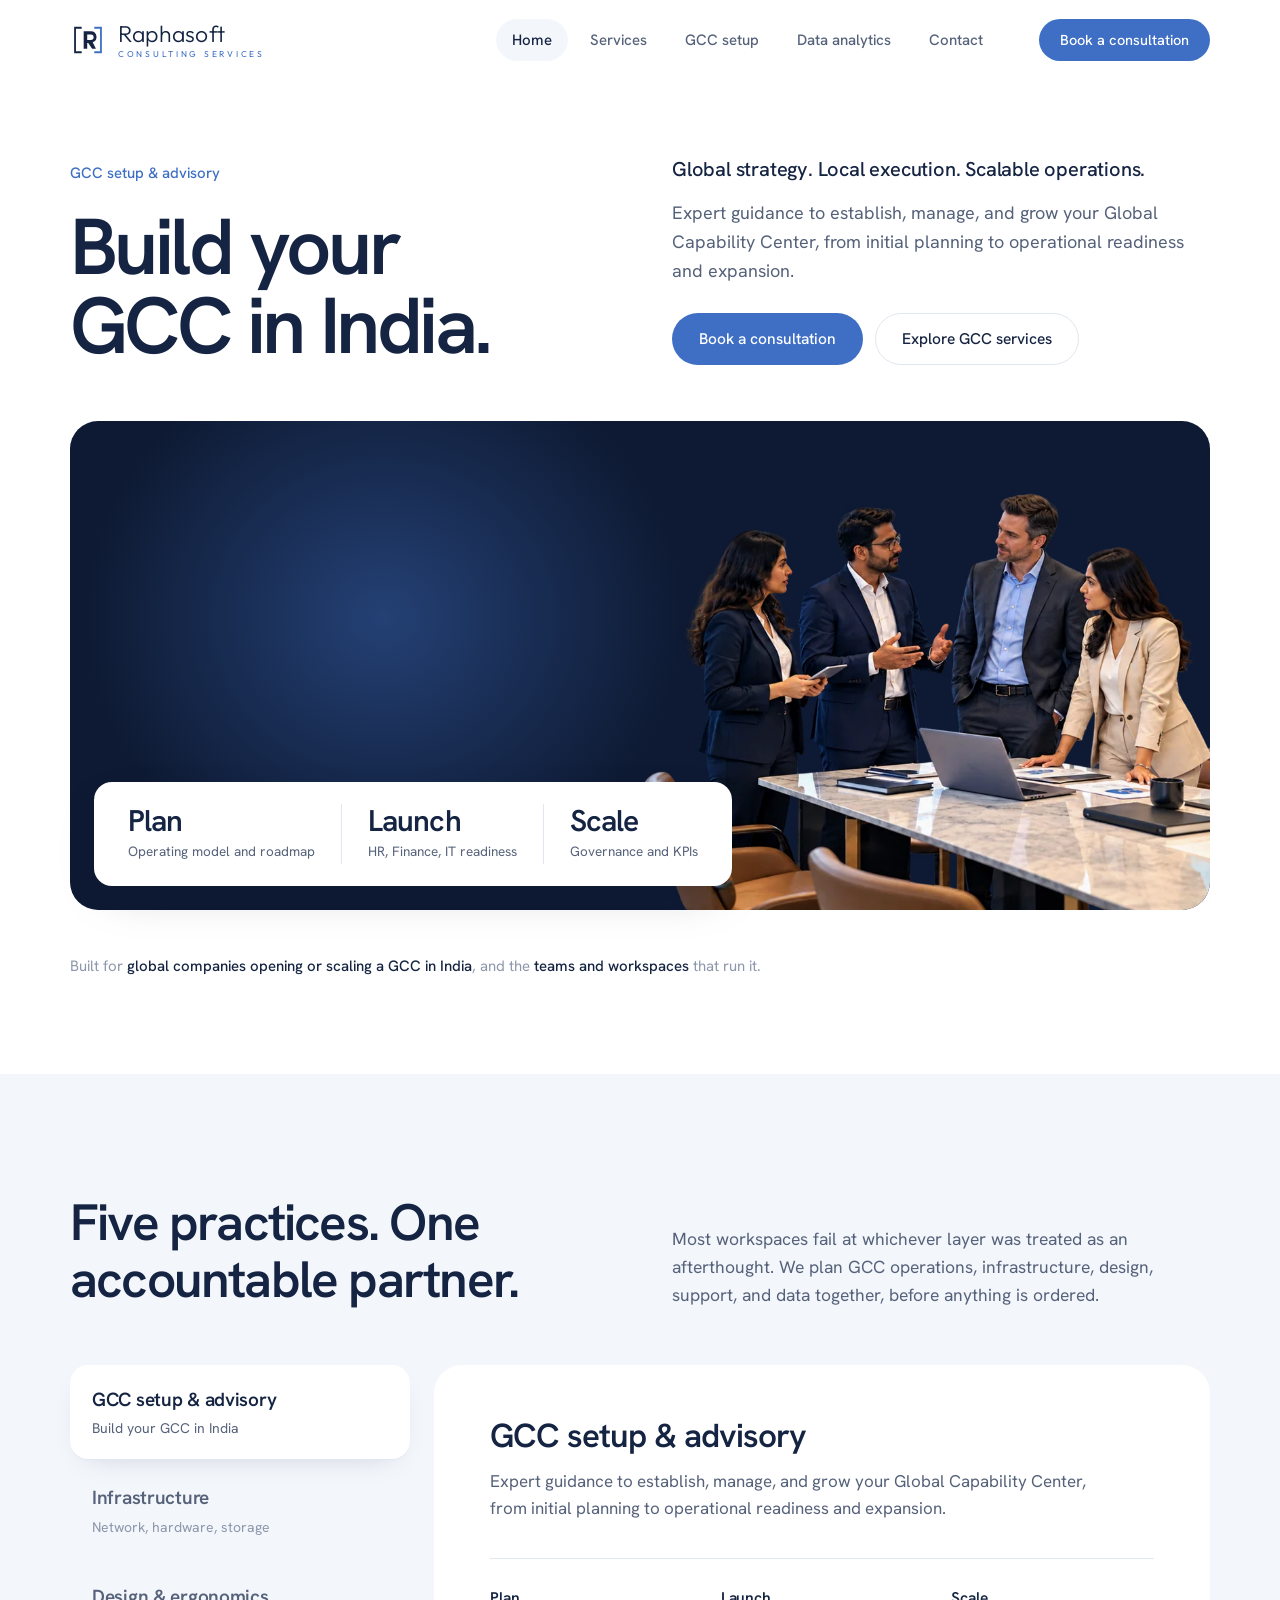
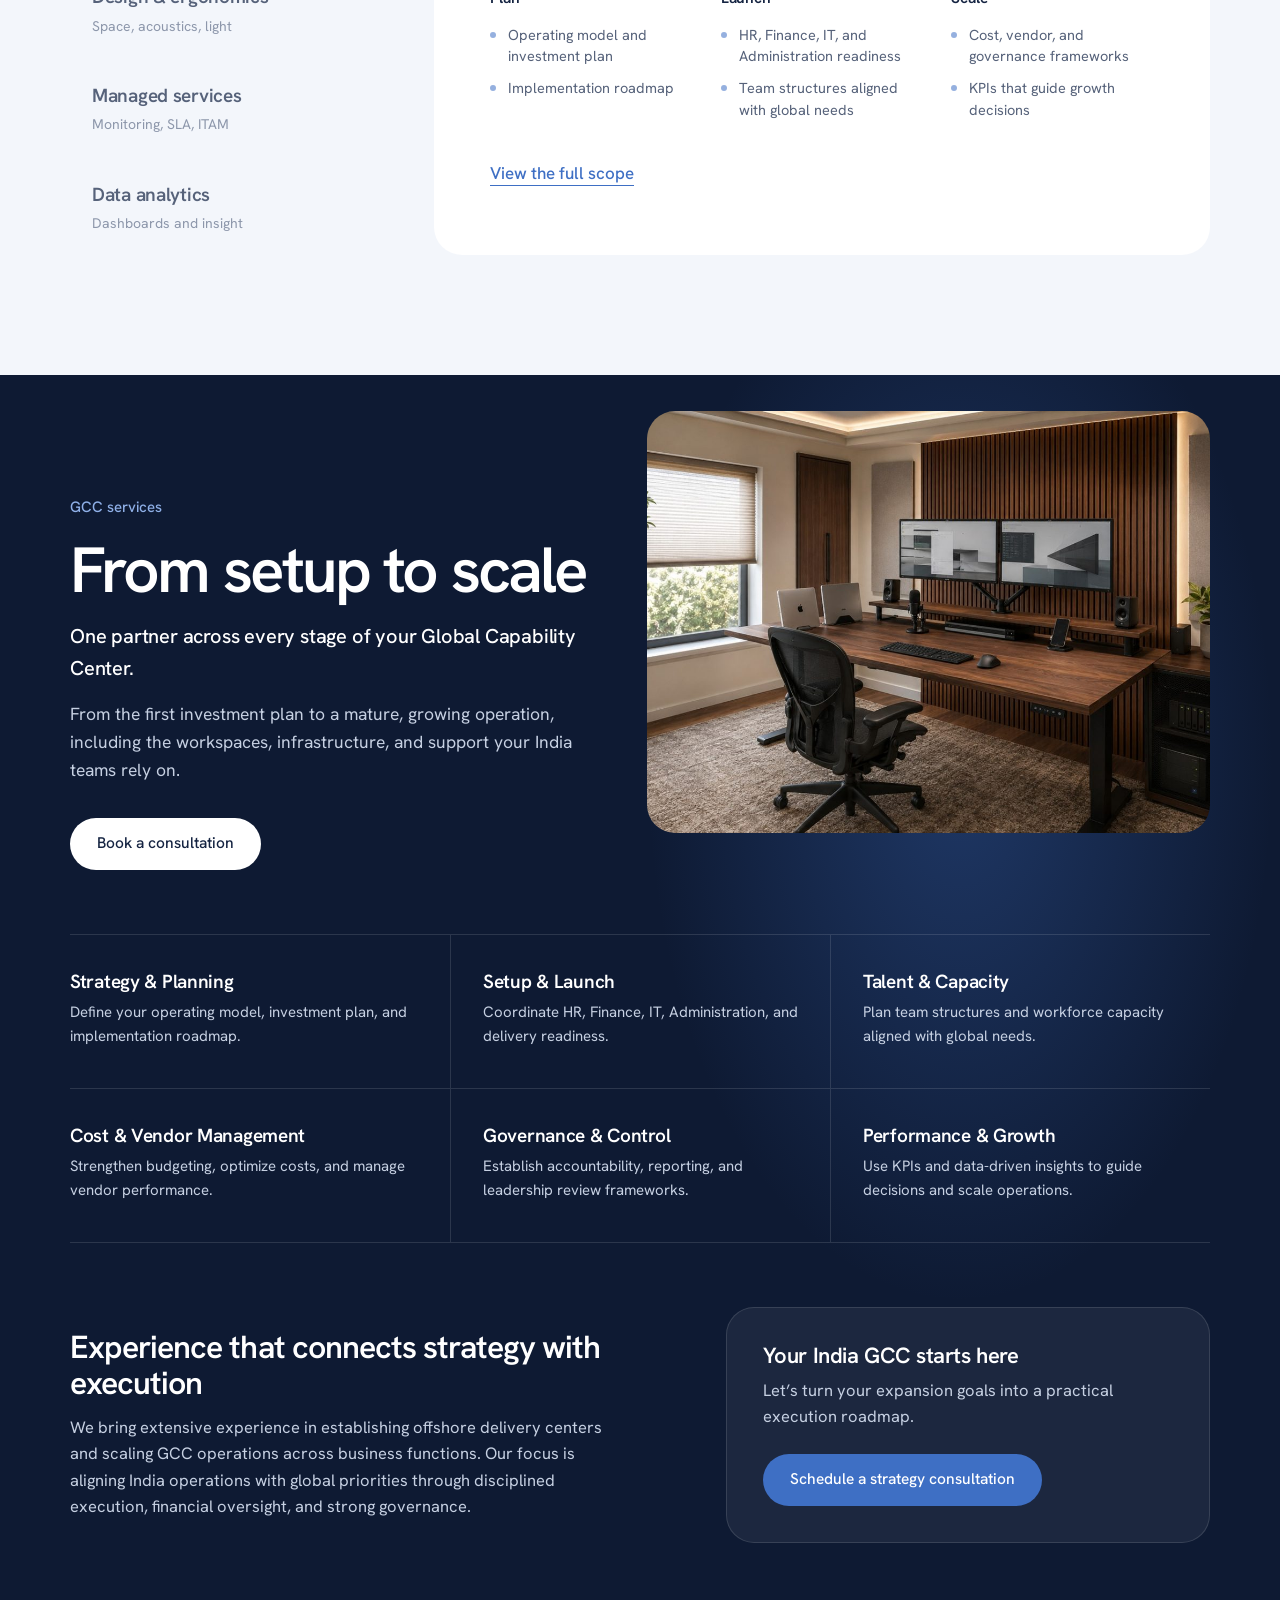
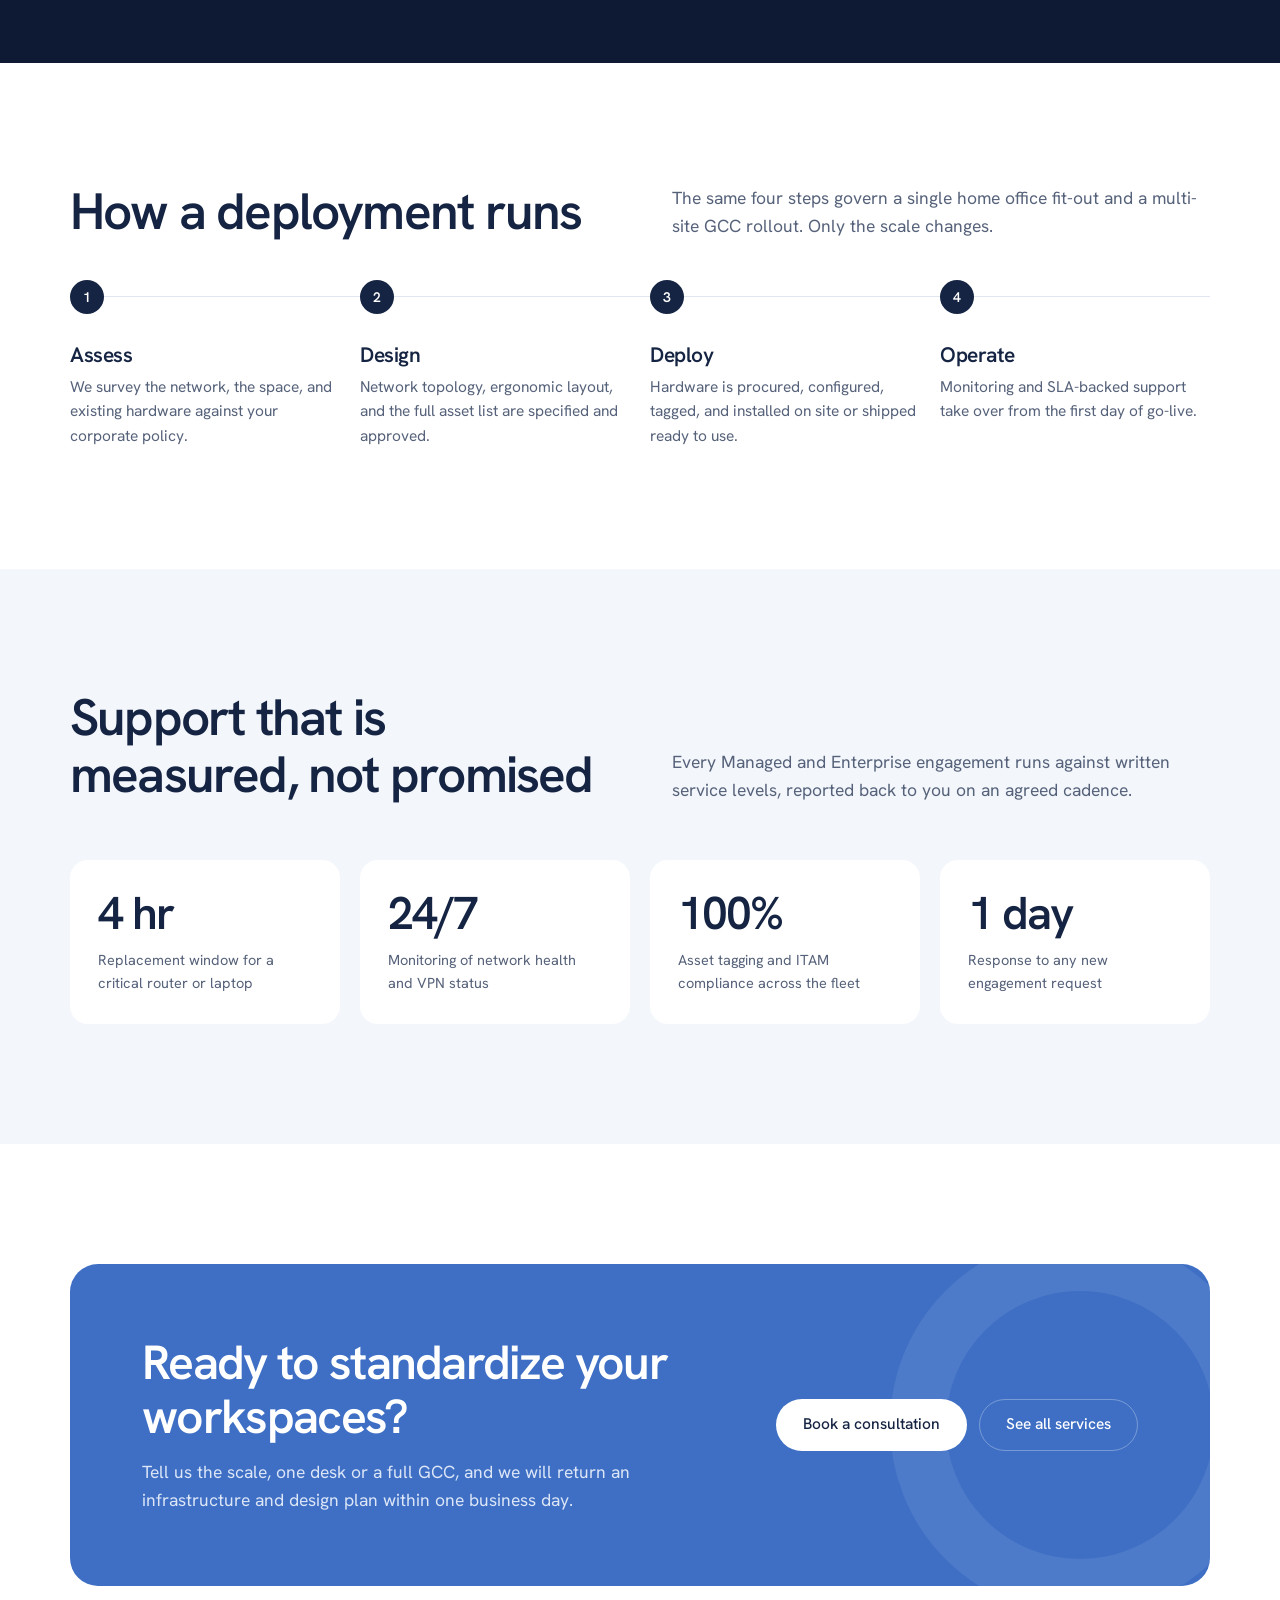
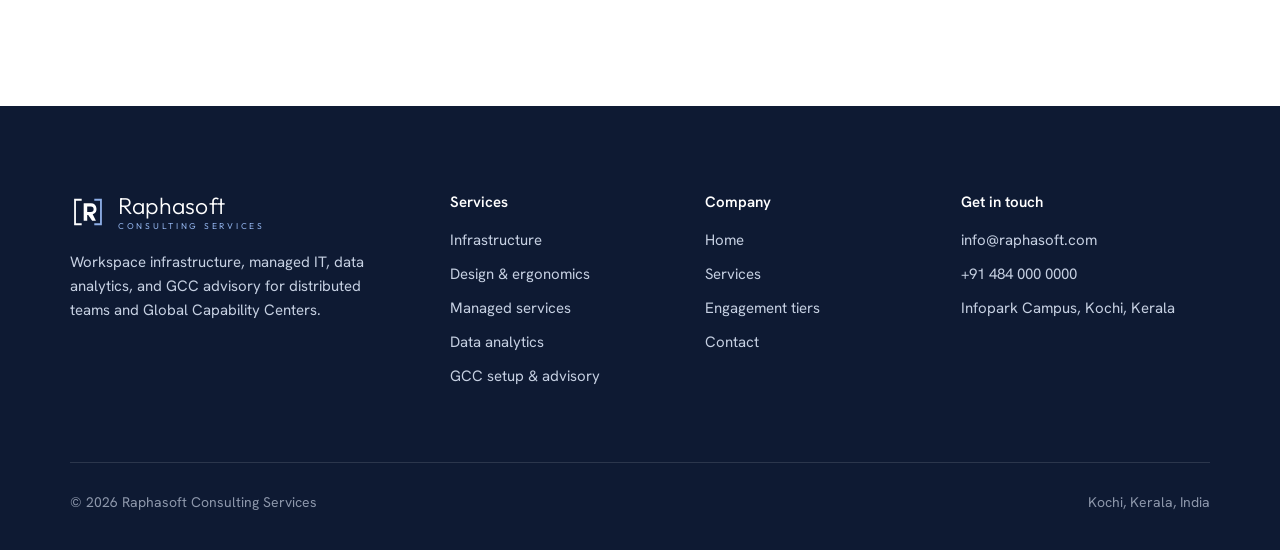
<file: index.html>
<!DOCTYPE html>
<html lang="en">
<head>
<meta charset="UTF-8">
<meta name="viewport" content="width=device-width, initial-scale=1.0">
<title>Raphasoft Consulting Services | Build your GCC in India</title>
<meta name="description" content="Expert guidance to establish, manage, and grow your Global Capability Center in India, from initial planning to operational readiness and expansion. Plus workspace infrastructure, managed IT, and data analytics.">
<meta name="theme-color" content="#152442">
<link rel="icon" href="data:image/svg+xml,%3Csvg xmlns='http://www.w3.org/2000/svg' viewBox='0 0 100 100' fill='none'%3E%3Crect width='100' height='100' rx='22' fill='%23152442'/%3E%3Cpath d='M30 16 H14 V84 H30' stroke='%23fff' stroke-width='6'/%3E%3Cpath d='M70 16 H86 V84 H70' stroke='%235B87D6' stroke-width='6'/%3E%3Cpath d='M38 26 h20 a15.5 15.5 0 0 1 5 30.2 L 72 74 H 61.5 L 50.6 58.4 H 47.8 V 74 H 38 Z M47.8 34.8 v15.2 h10.2 a7.6 7.6 0 0 0 0 -15.2 Z' fill='%23fff'/%3E%3C/svg%3E">
<link rel="preload" href="fonts/hanken-grotesk-latin-400-normal.woff2" as="font" type="font/woff2" crossorigin>
<link rel="preload" href="fonts/hanken-grotesk-latin-600-normal.woff2" as="font" type="font/woff2" crossorigin>
<link rel="stylesheet" href="style.css">
</head>
<body>
<header class="header">
  <div class="wrap nav">
    <a href="index.html" class="brand" aria-label="Raphasoft Consulting Services, home">
      <svg viewBox="0 0 100 100" fill="none" aria-hidden="true">
        <path d="M30 16 H14 V84 H30" stroke="#152442" stroke-width="5" stroke-linecap="square"/>
        <path d="M70 16 H86 V84 H70" stroke="#3E6FC4" stroke-width="5" stroke-linecap="square"/>
        <path d="M38 26 h20 a15.5 15.5 0 0 1 5 30.2 L 72 74 H 61.5 L 50.6 58.4 H 47.8 V 74 H 38 Z M47.8 34.8 v15.2 h10.2 a7.6 7.6 0 0 0 0 -15.2 Z" fill="#152442"/>
      </svg>
      <span class="wm"><b>Raphasoft</b><small>CONSULTING SERVICES</small></span>
    </a>
    <nav class="menu" id="menu" aria-label="Main">
      <a href="index.html" aria-current="page">Home</a>
      <a href="services.html">Services</a>
      <a href="services.html#gcc">GCC setup</a>
      <a href="services.html#analytics">Data analytics</a>
      <a href="contact.html">Contact</a>
      <a href="contact.html" class="btn btn-primary menu-cta">Book a consultation</a>
    </nav>
    <a href="contact.html" class="btn btn-primary btn-sm">Book a consultation</a>
    <button class="burger" aria-label="Open menu" aria-controls="menu" aria-expanded="false"><span></span></button>
  </div>
</header>

<main>
<section class="hero">
  <div class="wrap">
    <div class="hero-top">
      <div>
        <span class="kicker">GCC setup &amp; advisory</span>
        <h1>Build your GCC in India.</h1>
      </div>
      <div class="hero-side">
        <p class="hero-tag">Global strategy. Local execution. Scalable operations.</p>
        <p>Expert guidance to establish, manage, and grow your Global Capability Center, from initial planning to operational readiness and expansion.</p>
        <div class="actions">
          <a href="contact.html" class="btn btn-primary">Book a consultation</a>
          <a href="services.html#gcc" class="btn btn-ghost">Explore GCC services</a>
        </div>
      </div>
    </div>
    <div class="hero-media-wrap">
      <div class="hero-visual gcc-visual">
        <img src="images/gcc-team.webp" alt="A leadership team planning a Global Capability Center around a boardroom table" width="1000" height="721">
      </div>
      <div class="hero-stats">
        <div><b>Plan</b><span>Operating model and roadmap</span></div>
        <div><b>Launch</b><span>HR, Finance, IT readiness</span></div>
        <div><b>Scale</b><span>Governance and KPIs</span></div>
      </div>
    </div>
    <div class="audience"><p>Built for <b>global companies opening or scaling a GCC in India</b>, and the <b>teams and workspaces</b> that run it.</p></div>
  </div>
</section>

<section class="sec tint" style="margin-top:96px;">
  <div class="wrap">
    <div class="shead">
      <h2>Five practices. One accountable partner.</h2>
      <p>Most workspaces fail at whichever layer was treated as an afterthought. We plan GCC operations, infrastructure, design, support, and data together, before anything is ordered.</p>
    </div>
    <div class="practices">
      <div class="ptabs" role="tablist" aria-label="Practices">
        <button class="ptab" role="tab" id="tab-gcc" aria-controls="panel-gcc" aria-selected="true" tabindex="0"><b>GCC setup &amp; advisory</b><span>Build your GCC in India</span></button>
        <button class="ptab" role="tab" id="tab-infrastructure" aria-controls="panel-infrastructure" aria-selected="false" tabindex="-1"><b>Infrastructure</b><span>Network, hardware, storage</span></button>
        <button class="ptab" role="tab" id="tab-design" aria-controls="panel-design" aria-selected="false" tabindex="-1"><b>Design &amp; ergonomics</b><span>Space, acoustics, light</span></button>
        <button class="ptab" role="tab" id="tab-managed" aria-controls="panel-managed" aria-selected="false" tabindex="-1"><b>Managed services</b><span>Monitoring, SLA, ITAM</span></button>
        <button class="ptab" role="tab" id="tab-analytics" aria-controls="panel-analytics" aria-selected="false" tabindex="-1"><b>Data analytics</b><span>Dashboards and insight</span></button>
      </div>
      <div>
        <div class="ppanel show" role="tabpanel" id="panel-gcc" aria-labelledby="tab-gcc">
          <h3>GCC setup &amp; advisory</h3>
          <p>Expert guidance to establish, manage, and grow your Global Capability Center, from initial planning to operational readiness and expansion.</p>
          <div class="pgroups"><div><h4>Plan</h4><ul><li>Operating model and investment plan</li><li>Implementation roadmap</li></ul></div><div><h4>Launch</h4><ul><li>HR, Finance, IT, and Administration readiness</li><li>Team structures aligned with global needs</li></ul></div><div><h4>Scale</h4><ul><li>Cost, vendor, and governance frameworks</li><li>KPIs that guide growth decisions</li></ul></div></div>
          <a href="services.html#gcc" class="link">View the full scope</a>
        </div>
        <div class="ppanel" role="tabpanel" id="panel-infrastructure" aria-labelledby="tab-infrastructure" hidden>
          <h3>Infrastructure</h3>
          <p>The network, hardware, and storage layer of every workspace, built and documented to a corporate security standard rather than a consumer default.</p>
          <div class="pgroups"><div><h4>Networking</h4><ul><li>Mesh Wi-Fi optimization for whole-home coverage</li><li>Dedicated business line setup</li><li>Managed VPN client installation</li><li>QoS for guaranteed VoIP and video bandwidth</li></ul></div><div><h4>Hardware</h4><ul><li>Procurement of laptops, monitors, UPS units, and peripherals</li><li>Pre-configuration to your corporate image and policy</li><li>Asset tagging on every deployed device</li><li>Deployment on site or shipped ready to use</li></ul></div><div><h4>Storage</h4><ul><li>Secure, encrypted local storage</li><li>Integration with corporate cloud storage policy</li><li>Network storage alignment for hybrid teams</li><li>Backup and retention configured to policy</li></ul></div></div>
          <a href="services.html#infrastructure" class="link">View the full scope</a>
        </div>
        <div class="ppanel" role="tabpanel" id="panel-design" aria-labelledby="tab-design" hidden>
          <h3>Design &amp; ergonomics</h3>
          <p>The physical workspace, engineered for a full day of calls, focus work, and video. Sound, posture, and light are treated as design inputs.</p>
          <div class="pgroups"><div><h4>Office design</h4><ul><li>Full space assessment before any fit-out begins</li><li>Acoustic treatment and sound damping for calls</li><li>Professional background for video calls</li></ul></div><div><h4>Ergonomics</h4><ul><li>Professional-grade ergonomic chairs</li><li>Height-adjustable desks, sized to the individual</li><li>Posture and desk-height calibration at install</li></ul></div><div><h4>Lighting</h4><ul><li>Optimized natural light positioning</li><li>Task lighting that reduces eye strain</li><li>Camera-calibrated lighting for video quality</li></ul></div></div>
          <a href="services.html#design" class="link">View the full scope</a>
        </div>
        <div class="ppanel" role="tabpanel" id="panel-managed" aria-labelledby="tab-managed" hidden>
          <h3>Managed services</h3>
          <p>Deployment is the beginning of the engagement. Every workspace is monitored and supported under a written service level agreement.</p>
          <div class="pgroups"><div><h4>24/7 remote monitoring</h4><ul><li>Proactive monitoring of home network health</li><li>Continuous VPN connection status checks</li><li>Device performance tracking and alerting</li></ul></div><div><h4>SLA-driven support</h4><ul><li>Guaranteed fix and replacement windows</li><li>4-hour replacement for a critical router or laptop</li><li>Escalation paths defined per severity level</li></ul></div><div><h4>IT asset management</h4><ul><li>Full tracking across the deployed fleet</li><li>Lifecycle status held against every asset tag</li><li>Compliance reporting on an agreed cadence</li></ul></div></div>
          <a href="services.html#managed" class="link">View the full scope</a>
        </div>
        <div class="ppanel" role="tabpanel" id="panel-analytics" aria-labelledby="tab-analytics" hidden>
          <h3>Data analytics</h3>
          <p>We work with local and international clients to bridge business objectives and technical execution, delivering data-driven insight in an interactive, easy-to-understand form.</p>
          <div class="pgroups"><div><h4>Discovery</h4><ul><li>Stakeholder workshops and mock-ups</li><li>Business goals turned into solution blueprints</li></ul></div><div><h4>Data preparation</h4><ul><li>Mapping, extracting, cleaning, and enriching</li><li>Feature engineering for stable datasets</li></ul></div><div><h4>Delivery</h4><ul><li>Automated interactive dashboards and reports</li><li>Statistical analysis explained for non-technical teams</li></ul></div></div>
          <a href="services.html#analytics" class="link">View the full scope</a>
        </div>
      </div>
    </div>
  </div>
</section>

<section class="gcc" id="gcc">
  <div class="wrap">
    <div class="gcc-top">
      <div class="gcc-copy">
        <span class="kicker">GCC services</span>
        <h2>From setup to scale</h2>
        <p class="tagline">One partner across every stage of your Global Capability Center.</p>
        <p>From the first investment plan to a mature, growing operation, including the workspaces, infrastructure, and support your India teams rely on.</p>
        <a href="contact.html" class="btn btn-light">Book a consultation</a>
      </div>
      <div class="gcc-img framed">
        <img src="images/home-office-setup.jpg" alt="A professionally configured workspace with dual monitors, acoustic panels, and an ergonomic chair" width="1400" height="788" loading="lazy">
      </div>
    </div>
    <div class="gcc-grid">
      <div class="gcc-item"><h3>Strategy &amp; Planning</h3><p>Define your operating model, investment plan, and implementation roadmap.</p></div>
      <div class="gcc-item"><h3>Setup &amp; Launch</h3><p>Coordinate HR, Finance, IT, Administration, and delivery readiness.</p></div>
      <div class="gcc-item"><h3>Talent &amp; Capacity</h3><p>Plan team structures and workforce capacity aligned with global needs.</p></div>
      <div class="gcc-item"><h3>Cost &amp; Vendor Management</h3><p>Strengthen budgeting, optimize costs, and manage vendor performance.</p></div>
      <div class="gcc-item"><h3>Governance &amp; Control</h3><p>Establish accountability, reporting, and leadership review frameworks.</p></div>
      <div class="gcc-item"><h3>Performance &amp; Growth</h3><p>Use KPIs and data-driven insights to guide decisions and scale operations.</p></div>
    </div>
    <div class="gcc-foot">
      <div>
        <h3>Experience that connects strategy with execution</h3>
        <p>We bring extensive experience in establishing offshore delivery centers and scaling GCC operations across business functions. Our focus is aligning India operations with global priorities through disciplined execution, financial oversight, and strong governance.</p>
      </div>
      <div class="gcc-cta">
        <h4>Your India GCC starts here</h4>
        <p>Let’s turn your expansion goals into a practical execution roadmap.</p>
        <a href="contact.html" class="btn btn-primary">Schedule a strategy consultation</a>
      </div>
    </div>
  </div>
</section>

<section class="sec">
  <div class="wrap">
    <div class="shead">
      <h2>How a deployment runs</h2>
      <p>The same four steps govern a single home office fit-out and a multi-site GCC rollout. Only the scale changes.</p>
    </div>
    <div class="steps-line"></div>
    <div class="steps">
      <div class="step"><h3>Assess</h3><p>We survey the network, the space, and existing hardware against your corporate policy.</p></div>
      <div class="step"><h3>Design</h3><p>Network topology, ergonomic layout, and the full asset list are specified and approved.</p></div>
      <div class="step"><h3>Deploy</h3><p>Hardware is procured, configured, tagged, and installed on site or shipped ready to use.</p></div>
      <div class="step"><h3>Operate</h3><p>Monitoring and SLA-backed support take over from the first day of go-live.</p></div>
    </div>
  </div>
</section>

<section class="sec tint">
  <div class="wrap">
    <div class="shead">
      <h2>Support that is measured, not promised</h2>
      <p>Every Managed and Enterprise engagement runs against written service levels, reported back to you on an agreed cadence.</p>
    </div>
    <div class="metrics">
      <div class="metric"><b>4 hr</b><span>Replacement window for a critical router or laptop</span></div>
      <div class="metric"><b>24/7</b><span>Monitoring of network health and VPN status</span></div>
      <div class="metric"><b>100%</b><span>Asset tagging and ITAM compliance across the fleet</span></div>
      <div class="metric"><b>1 day</b><span>Response to any new engagement request</span></div>
    </div>
  </div>
</section>

<section class="sec" style="padding-bottom:0;">
  <div class="wrap">
    <div class="cta-panel">
      <div>
        <h2>Ready to standardize your workspaces?</h2>
        <p>Tell us the scale, one desk or a full GCC, and we will return an infrastructure and design plan within one business day.</p>
      </div>
      <div class="actions">
        <a href="contact.html" class="btn btn-light">Book a consultation</a>
        <a href="services.html" class="btn btn-outline-light">See all services</a>
      </div>
    </div>
  </div>
</section>
</main>
<footer class="footer">
  <div class="wrap">
    <div class="fgrid">
      <div>
        <a href="index.html" class="brand inv" aria-label="Raphasoft Consulting Services, home">
          <svg viewBox="0 0 100 100" fill="none" aria-hidden="true">
        <path d="M30 16 H14 V84 H30" stroke="#FFFFFF" stroke-width="5" stroke-linecap="square"/>
        <path d="M70 16 H86 V84 H70" stroke="#8FB0E8" stroke-width="5" stroke-linecap="square"/>
        <path d="M38 26 h20 a15.5 15.5 0 0 1 5 30.2 L 72 74 H 61.5 L 50.6 58.4 H 47.8 V 74 H 38 Z M47.8 34.8 v15.2 h10.2 a7.6 7.6 0 0 0 0 -15.2 Z" fill="#FFFFFF"/>
      </svg>
          <span class="wm"><b>Raphasoft</b><small>CONSULTING SERVICES</small></span>
        </a>
        <p>Workspace infrastructure, managed IT, data analytics, and GCC advisory for distributed teams and Global Capability Centers.</p>
      </div>
      <div>
        <h4>Services</h4>
        <ul>
          <li><a href="services.html#infrastructure">Infrastructure</a></li>
          <li><a href="services.html#design">Design &amp; ergonomics</a></li>
          <li><a href="services.html#managed">Managed services</a></li>
          <li><a href="services.html#analytics">Data analytics</a></li>
          <li><a href="services.html#gcc">GCC setup &amp; advisory</a></li>
        </ul>
      </div>
      <div>
        <h4>Company</h4>
        <ul>
          <li><a href="index.html">Home</a></li>
          <li><a href="services.html">Services</a></li>
          <li><a href="services.html#tiers">Engagement tiers</a></li>
          <li><a href="contact.html">Contact</a></li>
        </ul>
      </div>
      <div>
        <h4>Get in touch</h4>
        <ul>
          <li><a href="mailto:info@raphasoft.com">info@raphasoft.com</a></li>
          <li><a href="tel:+914840000000">+91 484 000 0000</a></li>
          <li>Infopark Campus, Kochi, Kerala</li>
        </ul>
      </div>
    </div>
    <div class="fbot">
      <span>© 2026 Raphasoft Consulting Services</span>
      <span>Kochi, Kerala, India</span>
    </div>
  </div>
</footer>
<script src="main.js"></script>
</body>
</html>
</file>
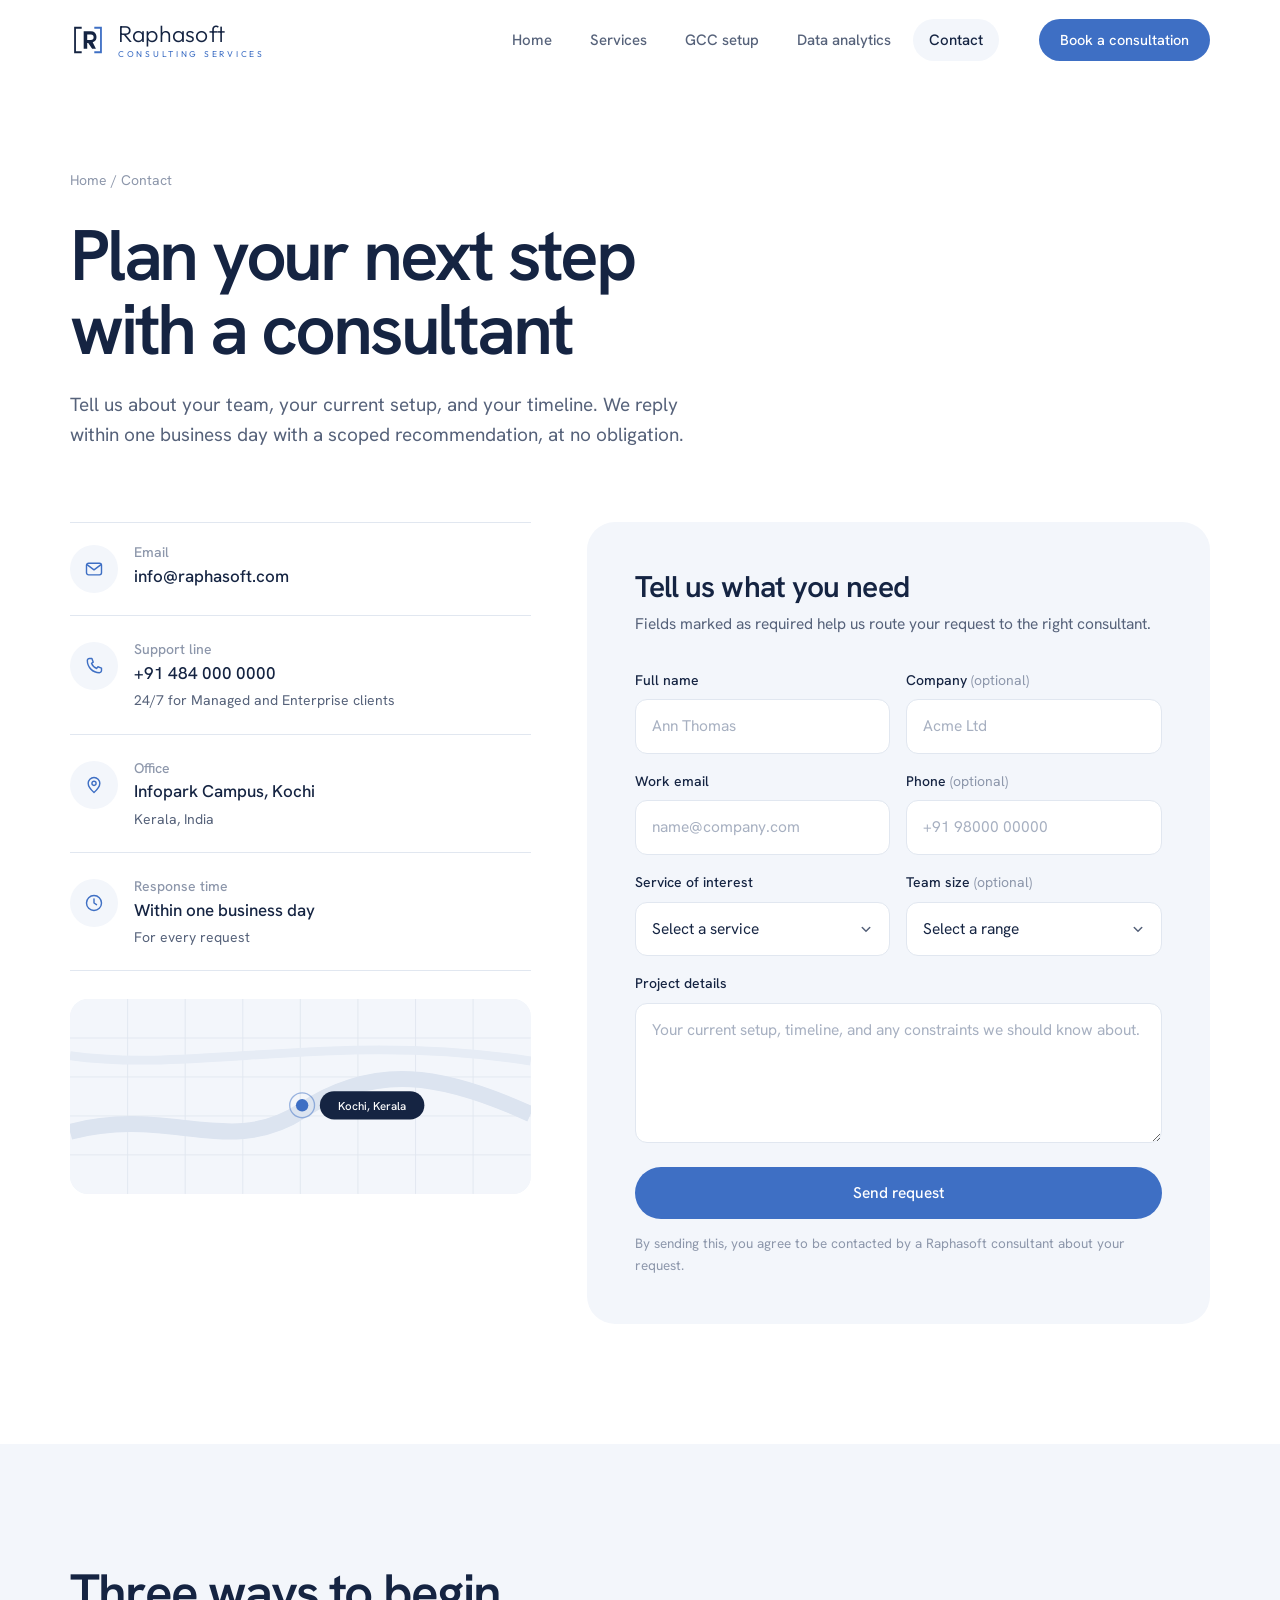
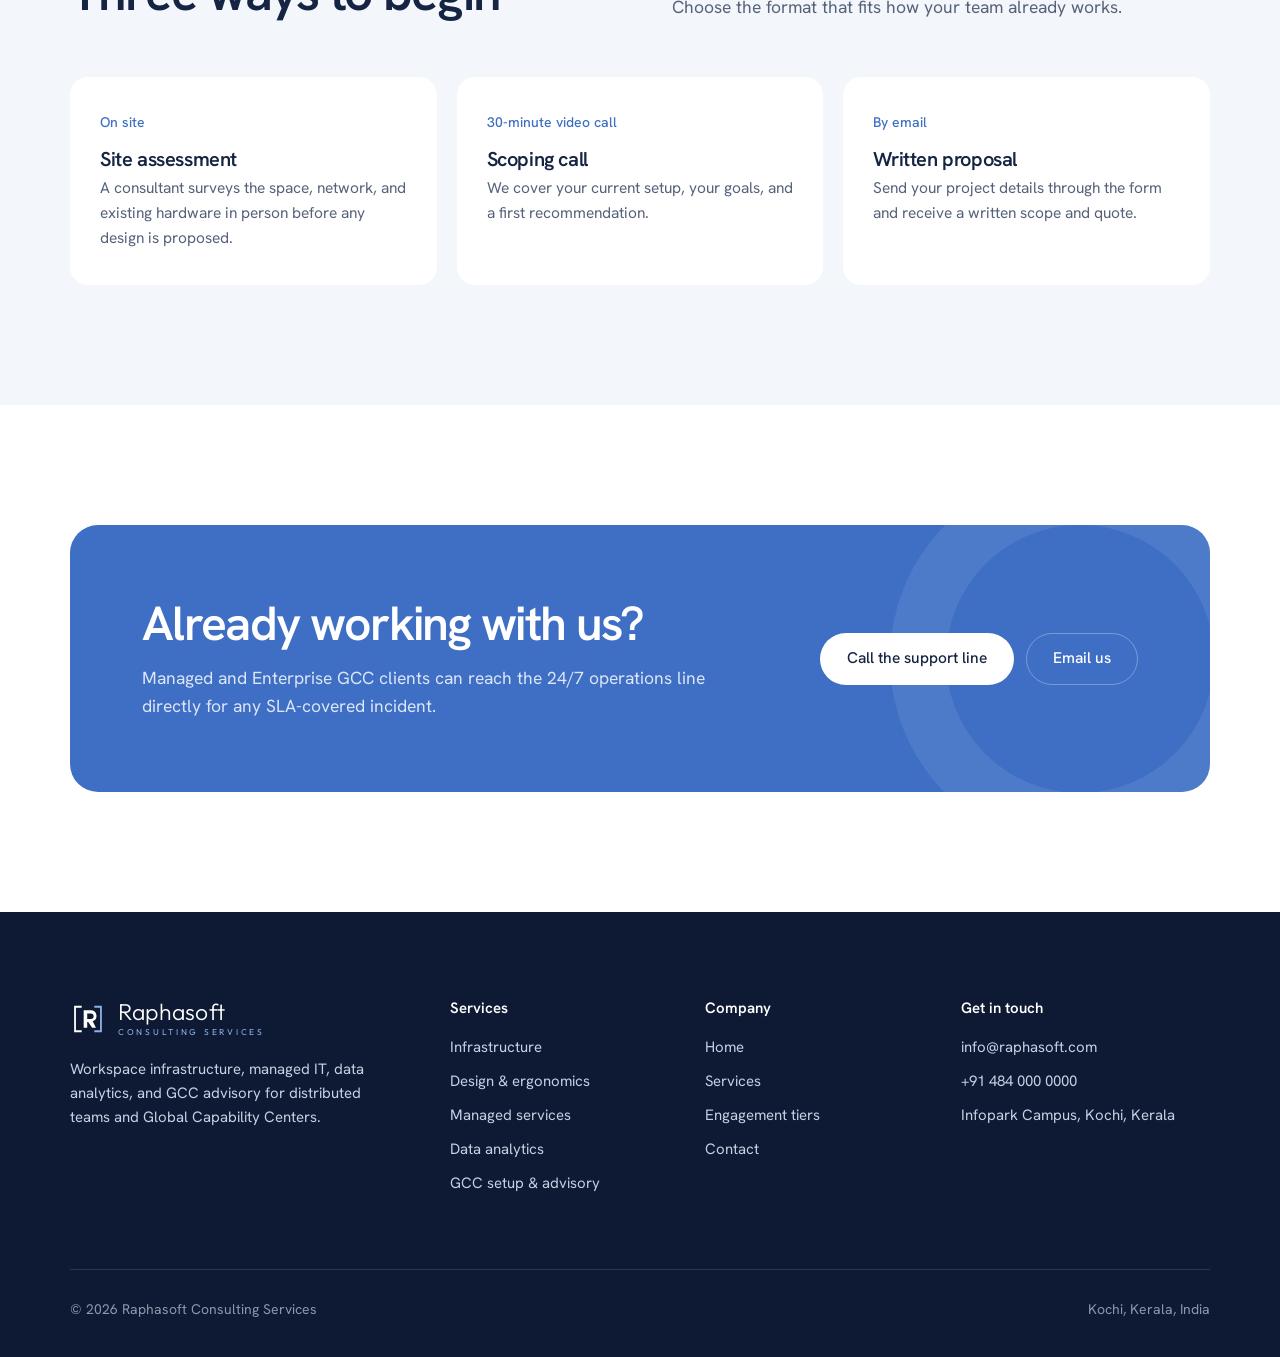
<file: contact.html>
<!DOCTYPE html>
<html lang="en">
<head>
<meta charset="UTF-8">
<meta name="viewport" content="width=device-width, initial-scale=1.0">
<title>Contact | Raphasoft Consulting Services</title>
<meta name="description" content="Talk to a Raphasoft consultant about your workspace, managed IT, data analytics, or GCC setup in India. We reply within one business day.">
<meta name="theme-color" content="#152442">
<link rel="icon" href="data:image/svg+xml,%3Csvg xmlns='http://www.w3.org/2000/svg' viewBox='0 0 100 100' fill='none'%3E%3Crect width='100' height='100' rx='22' fill='%23152442'/%3E%3Cpath d='M30 16 H14 V84 H30' stroke='%23fff' stroke-width='6'/%3E%3Cpath d='M70 16 H86 V84 H70' stroke='%235B87D6' stroke-width='6'/%3E%3Cpath d='M38 26 h20 a15.5 15.5 0 0 1 5 30.2 L 72 74 H 61.5 L 50.6 58.4 H 47.8 V 74 H 38 Z M47.8 34.8 v15.2 h10.2 a7.6 7.6 0 0 0 0 -15.2 Z' fill='%23fff'/%3E%3C/svg%3E">
<link rel="preload" href="fonts/hanken-grotesk-latin-400-normal.woff2" as="font" type="font/woff2" crossorigin>
<link rel="preload" href="fonts/hanken-grotesk-latin-600-normal.woff2" as="font" type="font/woff2" crossorigin>
<link rel="stylesheet" href="style.css">
</head>
<body>
<header class="header">
  <div class="wrap nav">
    <a href="index.html" class="brand" aria-label="Raphasoft Consulting Services, home">
      <svg viewBox="0 0 100 100" fill="none" aria-hidden="true">
        <path d="M30 16 H14 V84 H30" stroke="#152442" stroke-width="5" stroke-linecap="square"/>
        <path d="M70 16 H86 V84 H70" stroke="#3E6FC4" stroke-width="5" stroke-linecap="square"/>
        <path d="M38 26 h20 a15.5 15.5 0 0 1 5 30.2 L 72 74 H 61.5 L 50.6 58.4 H 47.8 V 74 H 38 Z M47.8 34.8 v15.2 h10.2 a7.6 7.6 0 0 0 0 -15.2 Z" fill="#152442"/>
      </svg>
      <span class="wm"><b>Raphasoft</b><small>CONSULTING SERVICES</small></span>
    </a>
    <nav class="menu" id="menu" aria-label="Main">
      <a href="index.html">Home</a>
      <a href="services.html">Services</a>
      <a href="services.html#gcc">GCC setup</a>
      <a href="services.html#analytics">Data analytics</a>
      <a href="contact.html" aria-current="page">Contact</a>
      <a href="contact.html" class="btn btn-primary menu-cta">Book a consultation</a>
    </nav>
    <a href="contact.html" class="btn btn-primary btn-sm">Book a consultation</a>
    <button class="burger" aria-label="Open menu" aria-controls="menu" aria-expanded="false"><span></span></button>
  </div>
</header>

<main>
<section class="phero">
  <div class="wrap">
    <div class="crumbs"><a href="index.html">Home</a> / Contact</div>
    <h1>Plan your next step with a consultant</h1>
    <p>Tell us about your team, your current setup, and your timeline. We reply within one business day with a scoped recommendation, at no obligation.</p>
  </div>
</section>

<section style="padding-bottom:120px;">
  <div class="wrap contact-grid">
    <div>
      <div class="channels">
        <div class="channel"><span class="ic"><svg viewBox="0 0 24 24" fill="none" stroke="currentColor" stroke-width="1.7" stroke-linecap="round" stroke-linejoin="round"><rect x="3" y="5" width="18" height="14" rx="2.5"/><path d="M4 7l8 6 8-6"/></svg></span><div><h3>Email</h3><a href="mailto:info@raphasoft.com">info@raphasoft.com</a></div></div>
        <div class="channel"><span class="ic"><svg viewBox="0 0 24 24" fill="none" stroke="currentColor" stroke-width="1.7" stroke-linecap="round" stroke-linejoin="round"><path d="M6.5 3h3l1.6 4.4-2.1 1.3a11 11 0 0 0 6.3 6.3l1.3-2.1L21 14.5v3a2.5 2.5 0 0 1-2.5 2.5C10.5 20 4 13.5 4 5.5A2.5 2.5 0 0 1 6.5 3z"/></svg></span><div><h3>Support line</h3><a href="tel:+914840000000">+91 484 000 0000</a><small>24/7 for Managed and Enterprise clients</small></div></div>
        <div class="channel"><span class="ic"><svg viewBox="0 0 24 24" fill="none" stroke="currentColor" stroke-width="1.7" stroke-linecap="round" stroke-linejoin="round"><path d="M12 21s-7-6.1-7-11a7 7 0 0 1 14 0c0 4.9-7 11-7 11z"/><circle cx="12" cy="10" r="2.5"/></svg></span><div><h3>Office</h3><strong>Infopark Campus, Kochi</strong><small>Kerala, India</small></div></div>
        <div class="channel"><span class="ic"><svg viewBox="0 0 24 24" fill="none" stroke="currentColor" stroke-width="1.7" stroke-linecap="round" stroke-linejoin="round"><circle cx="12" cy="12" r="9"/><path d="M12 7v5l3 2"/></svg></span><div><h3>Response time</h3><strong>Within one business day</strong><small>For every request</small></div></div>
      </div>
      <div class="map">
        <svg viewBox="0 0 520 220" role="img" aria-label="Map marker for the Kochi office">
          <rect width="520" height="220" fill="#F3F6FB"/>
          <g stroke="#E1E7F0" stroke-width="1"><path d="M0 44H520M0 88H520M0 132H520M0 176H520"/><path d="M65 0V220M130 0V220M195 0V220M260 0V220M325 0V220M390 0V220M455 0V220"/></g>
          <path d="M0 150 C 110 120, 180 180, 262 126 S 420 84, 520 130" stroke="#DCE4F0" stroke-width="18" fill="none"/>
          <path d="M0 64 C 140 84, 300 36, 520 70" stroke="#E6ECF5" stroke-width="10" fill="none"/>
          <circle cx="262" cy="120" r="7" fill="#3E6FC4"/>
          <circle cx="262" cy="120" r="14" fill="none" stroke="#3E6FC4" stroke-width="1.5" opacity=".5"/>
          <rect x="282" y="104" width="118" height="32" rx="16" fill="#152442"/>
          <text x="341" y="125" text-anchor="middle" font-family="Hanken Grotesk, sans-serif" font-size="13" font-weight="500" fill="#fff">Kochi, Kerala</text>
        </svg>
      </div>
    </div>

    <div class="form-card">
      <h2>Tell us what you need</h2>
      <p>Fields marked as required help us route your request to the right consultant.</p>
      <form id="contact-form">
        <div class="frow">
          <div class="field"><label for="name">Full name</label><input id="name" name="name" required autocomplete="name" placeholder="Ann Thomas"></div>
          <div class="field"><label for="company">Company <em>(optional)</em></label><input id="company" name="company" autocomplete="organization" placeholder="Acme Ltd"></div>
        </div>
        <div class="frow">
          <div class="field"><label for="email">Work email</label><input type="email" id="email" name="email" required autocomplete="email" placeholder="name@company.com"></div>
          <div class="field"><label for="phone">Phone <em>(optional)</em></label><input type="tel" id="phone" name="phone" autocomplete="tel" placeholder="+91 98000 00000"></div>
        </div>
        <div class="frow">
          <div class="field"><label for="service">Service of interest</label>
            <select id="service" name="service" required>
              <option value="">Select a service</option>
              <option>Infrastructure: networking and hardware</option>
              <option>Design and ergonomics</option>
              <option>Managed services and SLA support</option>
              <option>Data analytics and dashboards</option>
              <option>GCC setup and advisory</option>
              <option>Full home office or GCC deployment</option>
            </select></div>
          <div class="field"><label for="size">Team size <em>(optional)</em></label>
            <select id="size" name="size">
              <option value="">Select a range</option>
              <option>Single workspace</option>
              <option>2 to 25 seats</option>
              <option>26 to 100 seats</option>
              <option>100+ seats (GCC)</option>
            </select></div>
        </div>
        <div class="field"><label for="message">Project details</label><textarea id="message" name="message" required placeholder="Your current setup, timeline, and any constraints we should know about."></textarea></div>
        <button type="submit" class="btn btn-primary" style="width:100%;">Send request</button>
        <p class="form-note">By sending this, you agree to be contacted by a Raphasoft consultant about your request.</p>
        <div class="form-msg" id="form-msg" role="status"></div>
      </form>
    </div>
  </div>
</section>

<section class="sec tint">
  <div class="wrap">
    <div class="shead">
      <h2>Three ways to begin</h2>
      <p>Choose the format that fits how your team already works.</p>
    </div>
    <div class="ways">
      <div class="way"><span class="meta">On site</span><h3>Site assessment</h3><p>A consultant surveys the space, network, and existing hardware in person before any design is proposed.</p></div>
      <div class="way"><span class="meta">30-minute video call</span><h3>Scoping call</h3><p>We cover your current setup, your goals, and a first recommendation.</p></div>
      <div class="way"><span class="meta">By email</span><h3>Written proposal</h3><p>Send your project details through the form and receive a written scope and quote.</p></div>
    </div>
  </div>
</section>

<section class="sec" style="padding-bottom:0;">
  <div class="wrap">
    <div class="cta-panel">
      <div>
        <h2>Already working with us?</h2>
        <p>Managed and Enterprise GCC clients can reach the 24/7 operations line directly for any SLA-covered incident.</p>
      </div>
      <div class="actions">
        <a href="tel:+914840000000" class="btn btn-light">Call the support line</a>
        <a href="mailto:info@raphasoft.com" class="btn btn-outline-light">Email us</a>
      </div>
    </div>
  </div>
</section>
</main>
<footer class="footer">
  <div class="wrap">
    <div class="fgrid">
      <div>
        <a href="index.html" class="brand inv" aria-label="Raphasoft Consulting Services, home">
          <svg viewBox="0 0 100 100" fill="none" aria-hidden="true">
        <path d="M30 16 H14 V84 H30" stroke="#FFFFFF" stroke-width="5" stroke-linecap="square"/>
        <path d="M70 16 H86 V84 H70" stroke="#8FB0E8" stroke-width="5" stroke-linecap="square"/>
        <path d="M38 26 h20 a15.5 15.5 0 0 1 5 30.2 L 72 74 H 61.5 L 50.6 58.4 H 47.8 V 74 H 38 Z M47.8 34.8 v15.2 h10.2 a7.6 7.6 0 0 0 0 -15.2 Z" fill="#FFFFFF"/>
      </svg>
          <span class="wm"><b>Raphasoft</b><small>CONSULTING SERVICES</small></span>
        </a>
        <p>Workspace infrastructure, managed IT, data analytics, and GCC advisory for distributed teams and Global Capability Centers.</p>
      </div>
      <div>
        <h4>Services</h4>
        <ul>
          <li><a href="services.html#infrastructure">Infrastructure</a></li>
          <li><a href="services.html#design">Design &amp; ergonomics</a></li>
          <li><a href="services.html#managed">Managed services</a></li>
          <li><a href="services.html#analytics">Data analytics</a></li>
          <li><a href="services.html#gcc">GCC setup &amp; advisory</a></li>
        </ul>
      </div>
      <div>
        <h4>Company</h4>
        <ul>
          <li><a href="index.html">Home</a></li>
          <li><a href="services.html">Services</a></li>
          <li><a href="services.html#tiers">Engagement tiers</a></li>
          <li><a href="contact.html">Contact</a></li>
        </ul>
      </div>
      <div>
        <h4>Get in touch</h4>
        <ul>
          <li><a href="mailto:info@raphasoft.com">info@raphasoft.com</a></li>
          <li><a href="tel:+914840000000">+91 484 000 0000</a></li>
          <li>Infopark Campus, Kochi, Kerala</li>
        </ul>
      </div>
    </div>
    <div class="fbot">
      <span>© 2026 Raphasoft Consulting Services</span>
      <span>Kochi, Kerala, India</span>
    </div>
  </div>
</footer>
<script src="main.js"></script>
</body>
</html>
</file>
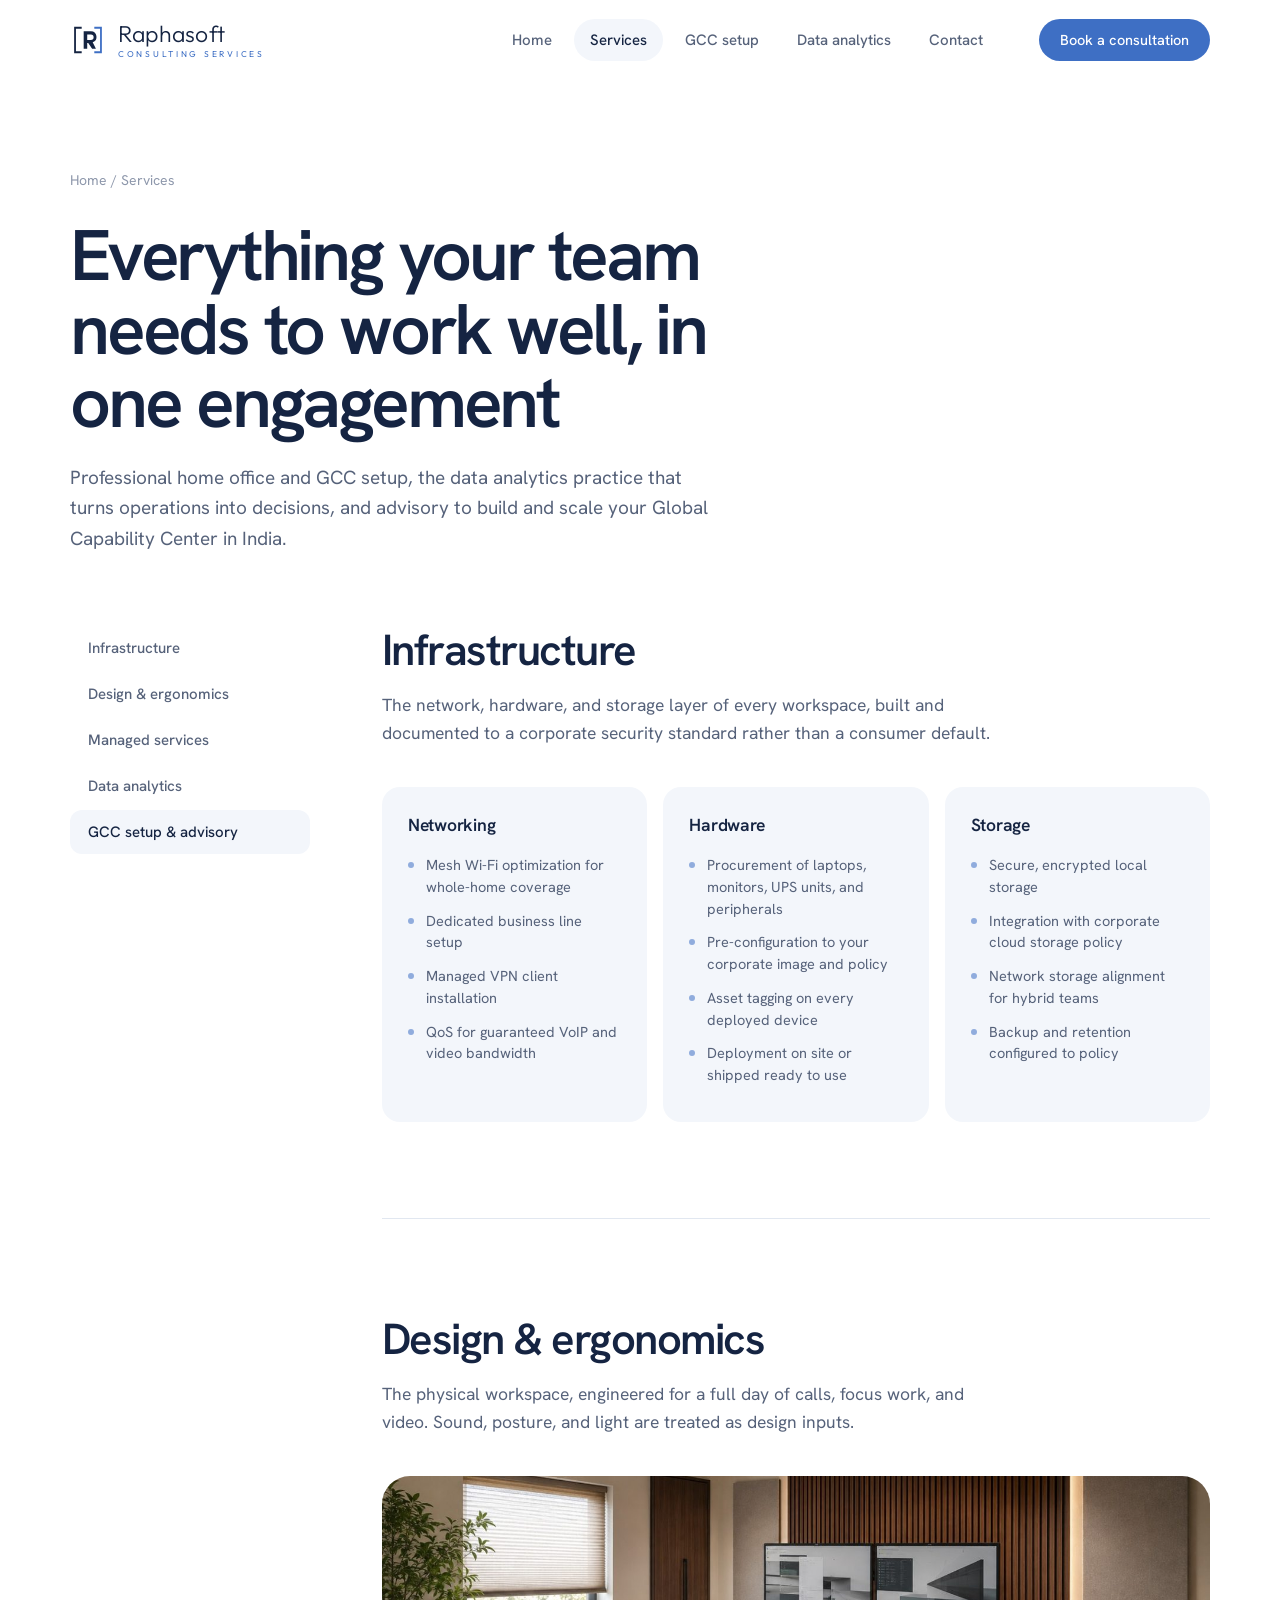
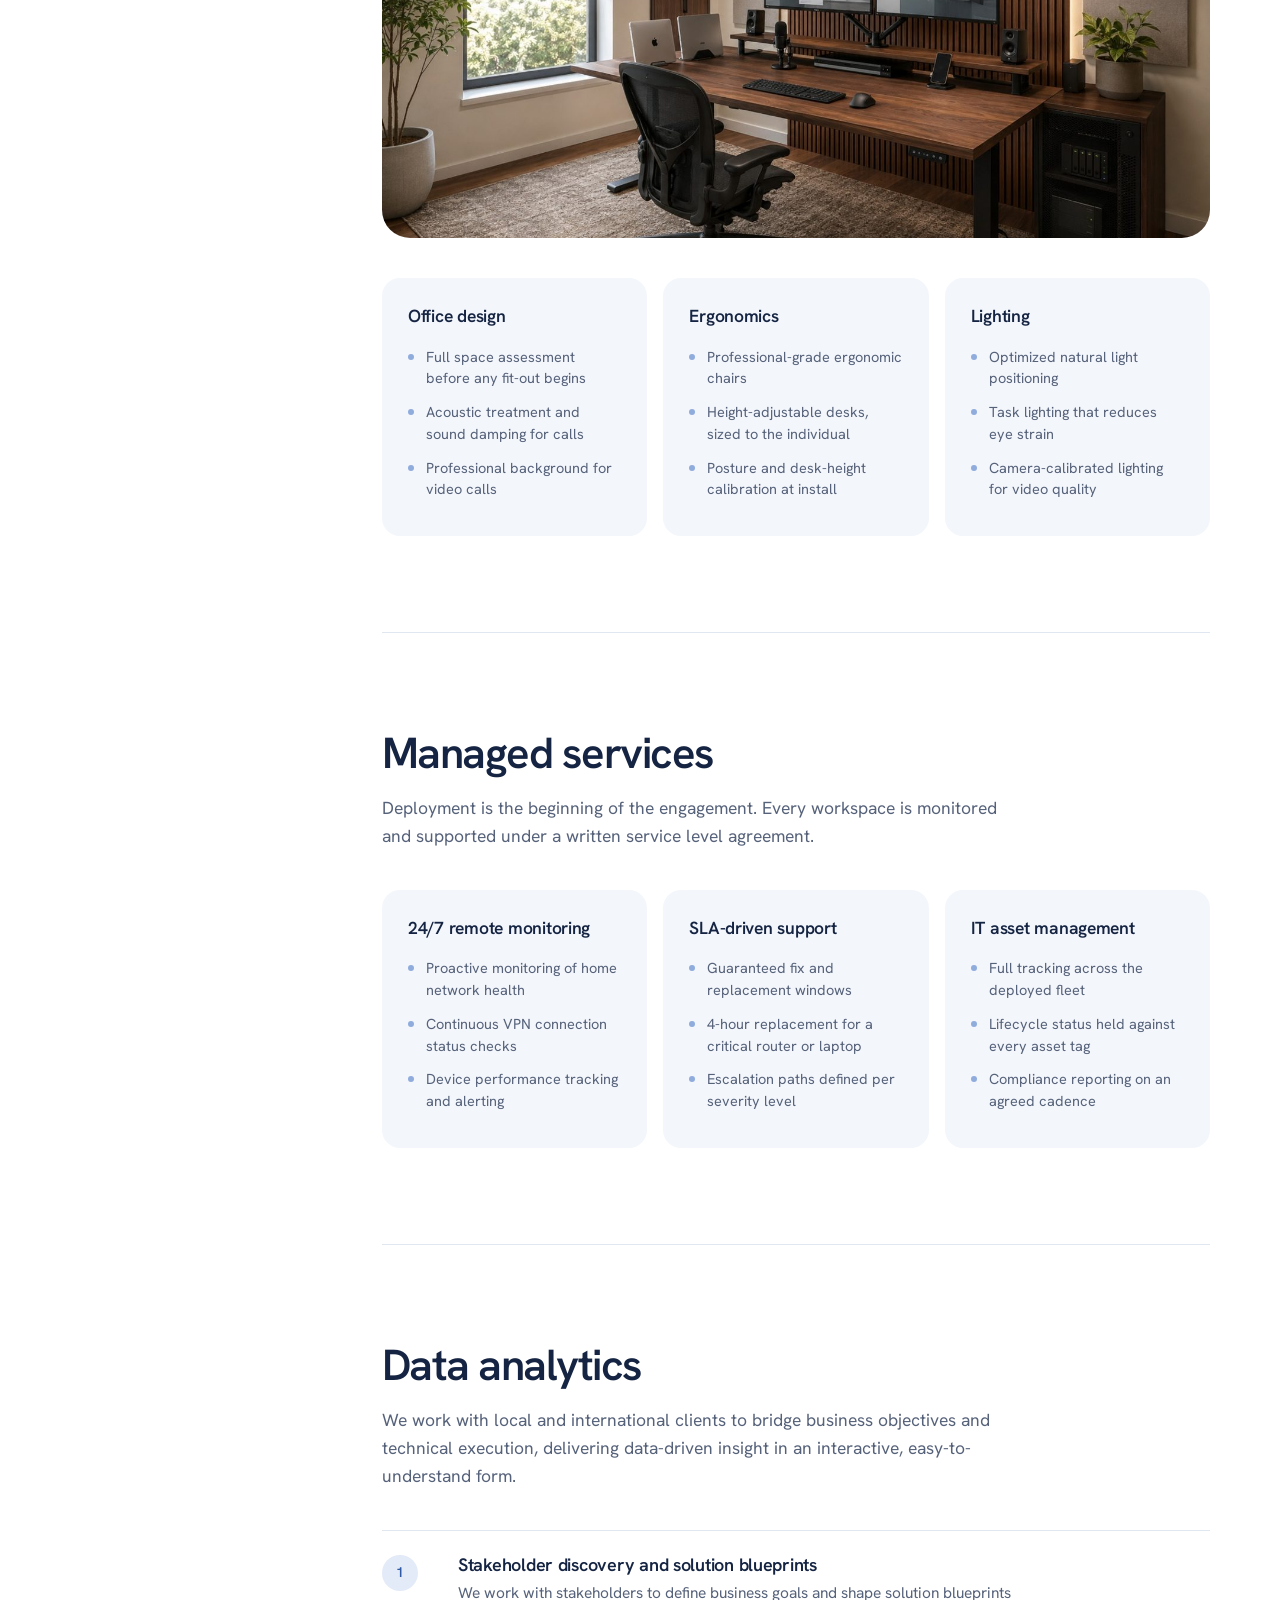
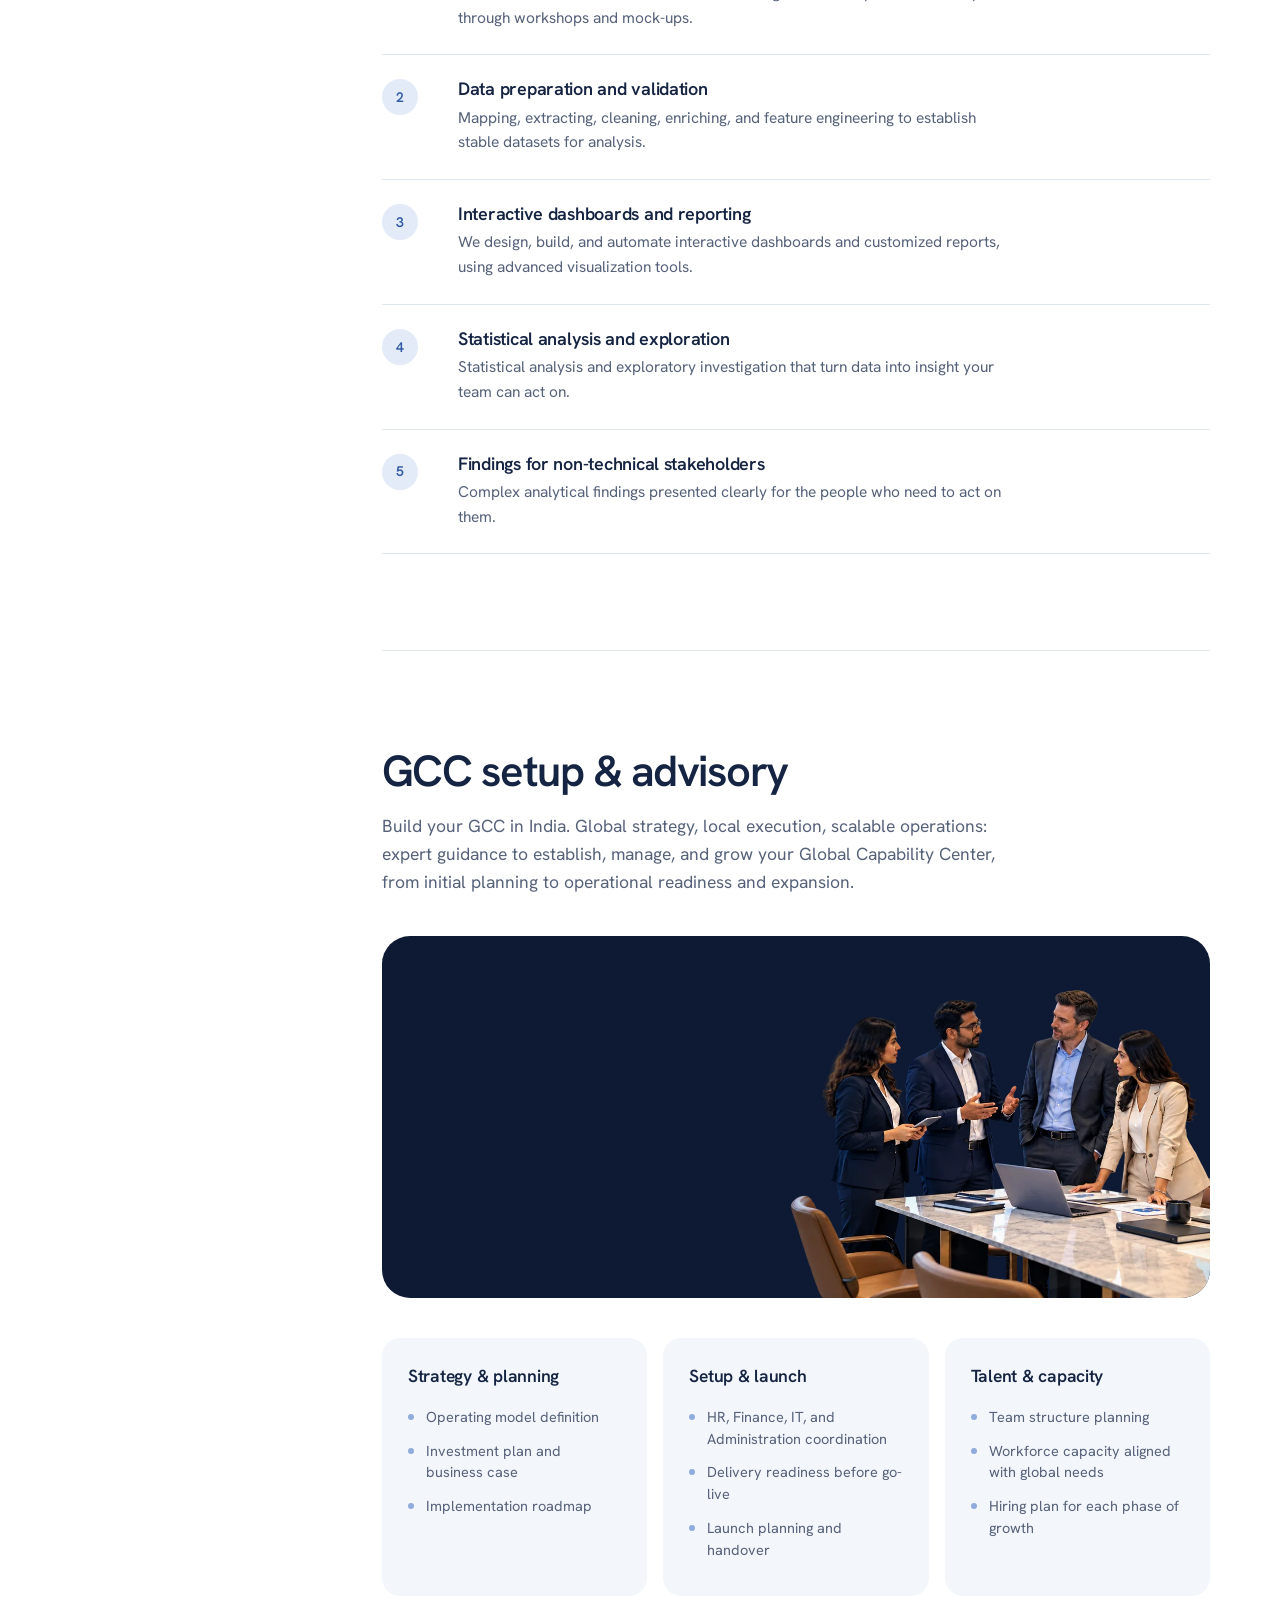
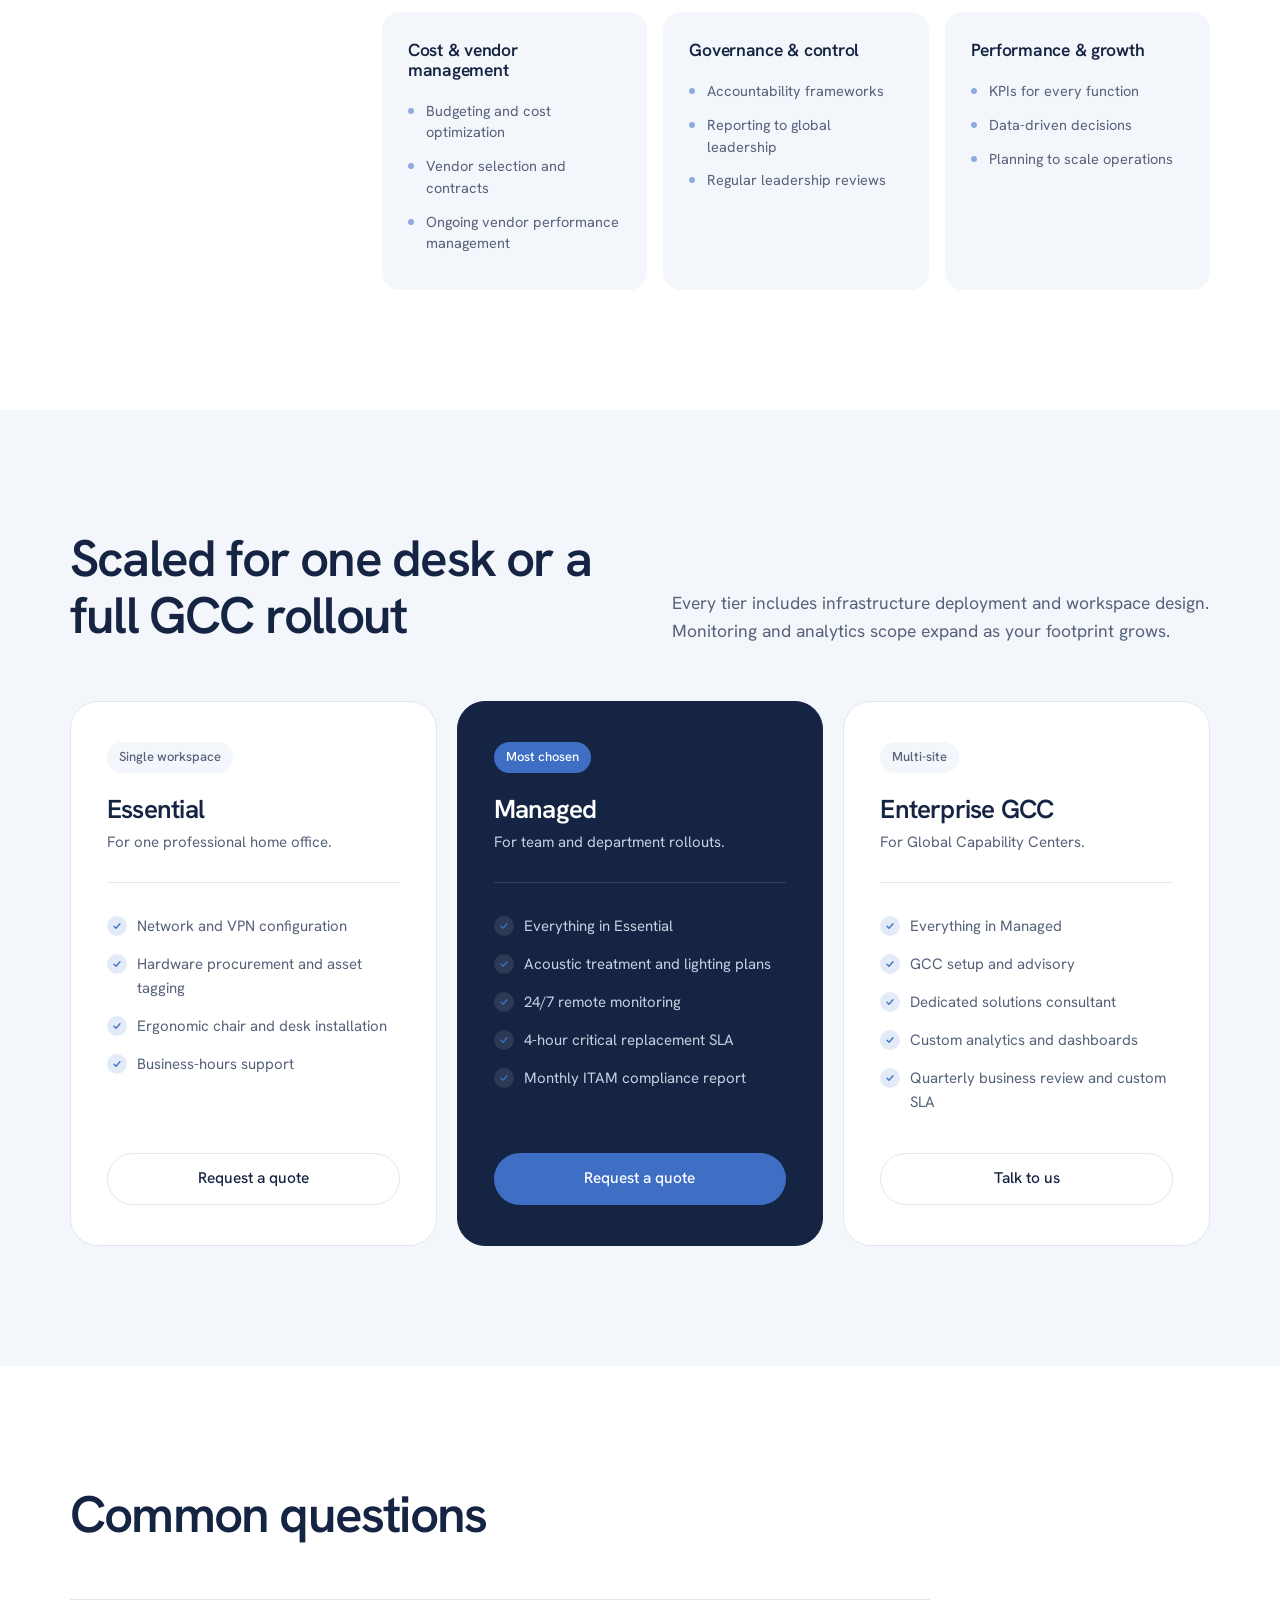
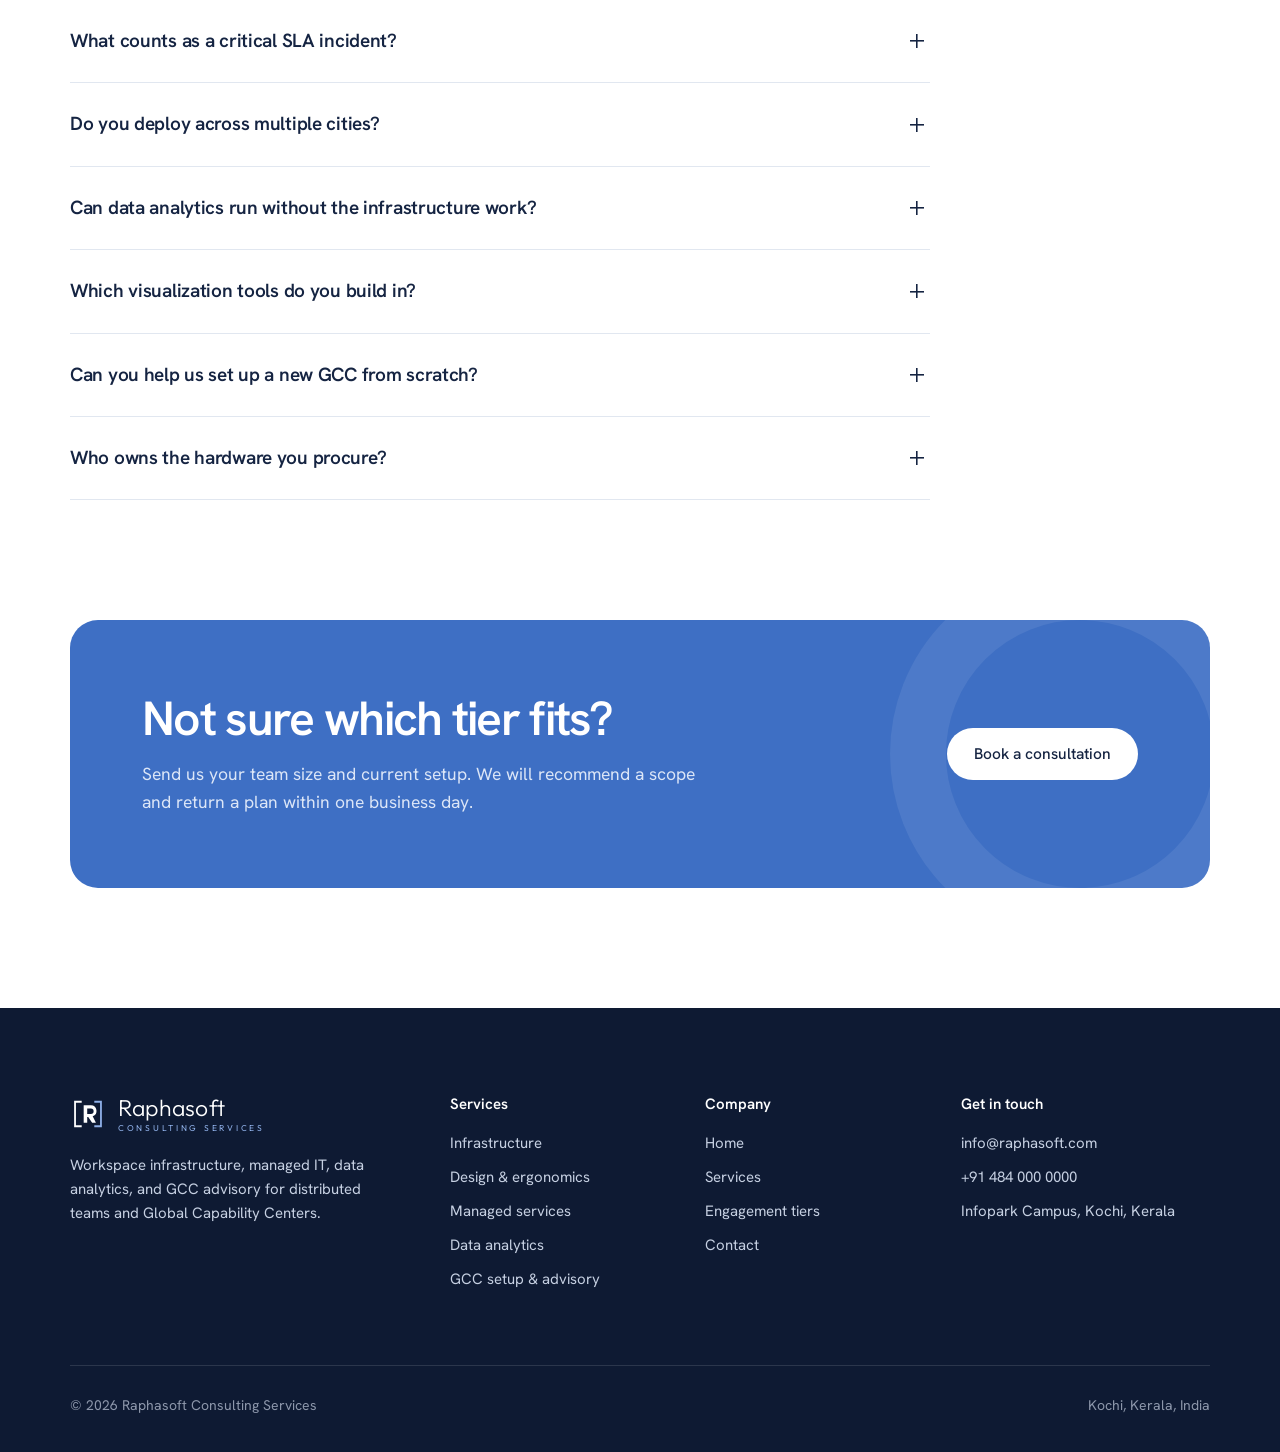
<file: services.html>
<!DOCTYPE html>
<html lang="en">
<head>
<meta charset="UTF-8">
<meta name="viewport" content="width=device-width, initial-scale=1.0">
<title>Services | Raphasoft Consulting Services</title>
<meta name="description" content="Infrastructure, design and ergonomics, managed services, data analytics, and GCC setup and advisory in India.">
<meta name="theme-color" content="#152442">
<link rel="icon" href="data:image/svg+xml,%3Csvg xmlns='http://www.w3.org/2000/svg' viewBox='0 0 100 100' fill='none'%3E%3Crect width='100' height='100' rx='22' fill='%23152442'/%3E%3Cpath d='M30 16 H14 V84 H30' stroke='%23fff' stroke-width='6'/%3E%3Cpath d='M70 16 H86 V84 H70' stroke='%235B87D6' stroke-width='6'/%3E%3Cpath d='M38 26 h20 a15.5 15.5 0 0 1 5 30.2 L 72 74 H 61.5 L 50.6 58.4 H 47.8 V 74 H 38 Z M47.8 34.8 v15.2 h10.2 a7.6 7.6 0 0 0 0 -15.2 Z' fill='%23fff'/%3E%3C/svg%3E">
<link rel="preload" href="fonts/hanken-grotesk-latin-400-normal.woff2" as="font" type="font/woff2" crossorigin>
<link rel="preload" href="fonts/hanken-grotesk-latin-600-normal.woff2" as="font" type="font/woff2" crossorigin>
<link rel="stylesheet" href="style.css">
</head>
<body>
<header class="header">
  <div class="wrap nav">
    <a href="index.html" class="brand" aria-label="Raphasoft Consulting Services, home">
      <svg viewBox="0 0 100 100" fill="none" aria-hidden="true">
        <path d="M30 16 H14 V84 H30" stroke="#152442" stroke-width="5" stroke-linecap="square"/>
        <path d="M70 16 H86 V84 H70" stroke="#3E6FC4" stroke-width="5" stroke-linecap="square"/>
        <path d="M38 26 h20 a15.5 15.5 0 0 1 5 30.2 L 72 74 H 61.5 L 50.6 58.4 H 47.8 V 74 H 38 Z M47.8 34.8 v15.2 h10.2 a7.6 7.6 0 0 0 0 -15.2 Z" fill="#152442"/>
      </svg>
      <span class="wm"><b>Raphasoft</b><small>CONSULTING SERVICES</small></span>
    </a>
    <nav class="menu" id="menu" aria-label="Main">
      <a href="index.html">Home</a>
      <a href="services.html" aria-current="page">Services</a>
      <a href="services.html#gcc">GCC setup</a>
      <a href="services.html#analytics">Data analytics</a>
      <a href="contact.html">Contact</a>
      <a href="contact.html" class="btn btn-primary menu-cta">Book a consultation</a>
    </nav>
    <a href="contact.html" class="btn btn-primary btn-sm">Book a consultation</a>
    <button class="burger" aria-label="Open menu" aria-controls="menu" aria-expanded="false"><span></span></button>
  </div>
</header>

<main>
<section class="phero">
  <div class="wrap">
    <div class="crumbs"><a href="index.html">Home</a> / Services</div>
    <h1>Everything your team needs to work well, in one engagement</h1>
    <p>Professional home office and GCC setup, the data analytics practice that turns operations into decisions, and advisory to build and scale your Global Capability Center in India.</p>
  </div>
</section>

<section style="padding-bottom:24px;">
  <div class="wrap svc-layout">
    <nav class="svc-nav" aria-label="Services on this page">
      <a href="#infrastructure" class="active">Infrastructure</a>
      <a href="#design">Design &amp; ergonomics</a>
      <a href="#managed">Managed services</a>
      <a href="#analytics">Data analytics</a>
      <a href="#gcc">GCC setup &amp; advisory</a>
    </nav>
    <div>
      <article class="svc" id="infrastructure">
        <h2>Infrastructure</h2>
        <p>The network, hardware, and storage layer of every workspace, built and documented to a corporate security standard rather than a consumer default.</p>
        <div class="svc-cards"><div class="svc-card"><h3>Networking</h3><ul><li>Mesh Wi-Fi optimization for whole-home coverage</li><li>Dedicated business line setup</li><li>Managed VPN client installation</li><li>QoS for guaranteed VoIP and video bandwidth</li></ul></div><div class="svc-card"><h3>Hardware</h3><ul><li>Procurement of laptops, monitors, UPS units, and peripherals</li><li>Pre-configuration to your corporate image and policy</li><li>Asset tagging on every deployed device</li><li>Deployment on site or shipped ready to use</li></ul></div><div class="svc-card"><h3>Storage</h3><ul><li>Secure, encrypted local storage</li><li>Integration with corporate cloud storage policy</li><li>Network storage alignment for hybrid teams</li><li>Backup and retention configured to policy</li></ul></div></div>
      </article>
      <article class="svc" id="design">
        <h2>Design &amp; ergonomics</h2>
        <p>The physical workspace, engineered for a full day of calls, focus work, and video. Sound, posture, and light are treated as design inputs.</p>
        <div class="svc-media"><img src="images/home-office-setup.jpg" alt="A finished workspace with acoustic panels, task lighting, and an ergonomic chair" loading="lazy"></div>
        <div class="svc-cards"><div class="svc-card"><h3>Office design</h3><ul><li>Full space assessment before any fit-out begins</li><li>Acoustic treatment and sound damping for calls</li><li>Professional background for video calls</li></ul></div><div class="svc-card"><h3>Ergonomics</h3><ul><li>Professional-grade ergonomic chairs</li><li>Height-adjustable desks, sized to the individual</li><li>Posture and desk-height calibration at install</li></ul></div><div class="svc-card"><h3>Lighting</h3><ul><li>Optimized natural light positioning</li><li>Task lighting that reduces eye strain</li><li>Camera-calibrated lighting for video quality</li></ul></div></div>
      </article>
      <article class="svc" id="managed">
        <h2>Managed services</h2>
        <p>Deployment is the beginning of the engagement. Every workspace is monitored and supported under a written service level agreement.</p>
        <div class="svc-cards"><div class="svc-card"><h3>24/7 remote monitoring</h3><ul><li>Proactive monitoring of home network health</li><li>Continuous VPN connection status checks</li><li>Device performance tracking and alerting</li></ul></div><div class="svc-card"><h3>SLA-driven support</h3><ul><li>Guaranteed fix and replacement windows</li><li>4-hour replacement for a critical router or laptop</li><li>Escalation paths defined per severity level</li></ul></div><div class="svc-card"><h3>IT asset management</h3><ul><li>Full tracking across the deployed fleet</li><li>Lifecycle status held against every asset tag</li><li>Compliance reporting on an agreed cadence</li></ul></div></div>
      </article>
      <article class="svc" id="analytics">
        <h2>Data analytics</h2>
        <p>We work with local and international clients to bridge business objectives and technical execution, delivering data-driven insight in an interactive, easy-to-understand form.</p>
        <div class="olist"><div class="oitem"><i>1</i><div><h3>Stakeholder discovery and solution blueprints</h3><p>We work with stakeholders to define business goals and shape solution blueprints through workshops and mock-ups.</p></div></div><div class="oitem"><i>2</i><div><h3>Data preparation and validation</h3><p>Mapping, extracting, cleaning, enriching, and feature engineering to establish stable datasets for analysis.</p></div></div><div class="oitem"><i>3</i><div><h3>Interactive dashboards and reporting</h3><p>We design, build, and automate interactive dashboards and customized reports, using advanced visualization tools.</p></div></div><div class="oitem"><i>4</i><div><h3>Statistical analysis and exploration</h3><p>Statistical analysis and exploratory investigation that turn data into insight your team can act on.</p></div></div><div class="oitem"><i>5</i><div><h3>Findings for non-technical stakeholders</h3><p>Complex analytical findings presented clearly for the people who need to act on them.</p></div></div></div>
      </article>
      <article class="svc" id="gcc">
        <h2>GCC setup &amp; advisory</h2>
        <p>Build your GCC in India. Global strategy, local execution, scalable operations: expert guidance to establish, manage, and grow your Global Capability Center, from initial planning to operational readiness and expansion.</p>
        <div class="svc-media dark"><img src="images/gcc-team.webp" alt="A leadership team in discussion around a boardroom table" loading="lazy"></div>
        <div class="svc-cards"><div class="svc-card"><h3>Strategy &amp; planning</h3><ul><li>Operating model definition</li><li>Investment plan and business case</li><li>Implementation roadmap</li></ul></div><div class="svc-card"><h3>Setup &amp; launch</h3><ul><li>HR, Finance, IT, and Administration coordination</li><li>Delivery readiness before go-live</li><li>Launch planning and handover</li></ul></div><div class="svc-card"><h3>Talent &amp; capacity</h3><ul><li>Team structure planning</li><li>Workforce capacity aligned with global needs</li><li>Hiring plan for each phase of growth</li></ul></div><div class="svc-card"><h3>Cost &amp; vendor management</h3><ul><li>Budgeting and cost optimization</li><li>Vendor selection and contracts</li><li>Ongoing vendor performance management</li></ul></div><div class="svc-card"><h3>Governance &amp; control</h3><ul><li>Accountability frameworks</li><li>Reporting to global leadership</li><li>Regular leadership reviews</li></ul></div><div class="svc-card"><h3>Performance &amp; growth</h3><ul><li>KPIs for every function</li><li>Data-driven decisions</li><li>Planning to scale operations</li></ul></div></div>
      </article>
    </div>
  </div>
</section>

<section class="sec tint" id="tiers">
  <div class="wrap">
    <div class="shead">
      <h2>Scaled for one desk or a full GCC rollout</h2>
      <p>Every tier includes infrastructure deployment and workspace design. Monitoring and analytics scope expand as your footprint grows.</p>
    </div>
    <div class="tiers">
      <div class="tier">
        <span class="tag ghost">Single workspace</span>
        <h3>Essential</h3>
        <p class="for">For one professional home office.</p>
        <ul><li>Network and VPN configuration</li><li>Hardware procurement and asset tagging</li><li>Ergonomic chair and desk installation</li><li>Business-hours support</li></ul>
        <a href="contact.html" class="btn btn-ghost">Request a quote</a>
      </div>
      <div class="tier pick">
        <span class="tag">Most chosen</span>
        <h3>Managed</h3>
        <p class="for">For team and department rollouts.</p>
        <ul><li>Everything in Essential</li><li>Acoustic treatment and lighting plans</li><li>24/7 remote monitoring</li><li>4-hour critical replacement SLA</li><li>Monthly ITAM compliance report</li></ul>
        <a href="contact.html" class="btn btn-primary">Request a quote</a>
      </div>
      <div class="tier">
        <span class="tag ghost">Multi-site</span>
        <h3>Enterprise GCC</h3>
        <p class="for">For Global Capability Centers.</p>
        <ul><li>Everything in Managed</li><li>GCC setup and advisory</li><li>Dedicated solutions consultant</li><li>Custom analytics and dashboards</li><li>Quarterly business review and custom SLA</li></ul>
        <a href="contact.html" class="btn btn-ghost">Talk to us</a>
      </div>
    </div>
  </div>
</section>

<section class="sec">
  <div class="wrap">
    <div class="shead single"><h2>Common questions</h2></div>
    <div class="faq"><details><summary>What counts as a critical SLA incident?</summary><p>Anything that stops a person from working entirely: a failed router, a dead laptop, or a lost VPN gateway. These are covered by our four-hour replacement commitment on the Managed and Enterprise GCC tiers.</p></details><details><summary>Do you deploy across multiple cities?</summary><p>Yes. Deployments are coordinated centrally and carried out through regional partners, so a GCC rollout can span several cities on a single asset register and a single SLA.</p></details><details><summary>Can data analytics run without the infrastructure work?</summary><p>Yes. Many clients engage us for dashboards and analysis alone, using their existing data sources. Infrastructure and analytics are scoped and billed separately.</p></details><details><summary>Which visualization tools do you build in?</summary><p>We work in the tools your team already uses, commonly Power BI or Tableau, and can deliver lightweight custom web dashboards where that fits better.</p></details><details><summary>Can you help us set up a new GCC from scratch?</summary><p>Yes. Our GCC advisory covers the full path, from operating model and investment plan through HR, Finance, IT, and Administration readiness to governance and growth.</p></details><details><summary>Who owns the hardware you procure?</summary><p>You do. We procure, configure, and asset-tag on your behalf, and every device is registered to your organization in the ITAM register from the day it is deployed.</p></details></div>
  </div>
</section>

<section style="padding-bottom:0;">
  <div class="wrap">
    <div class="cta-panel">
      <div>
        <h2>Not sure which tier fits?</h2>
        <p>Send us your team size and current setup. We will recommend a scope and return a plan within one business day.</p>
      </div>
      <div class="actions"><a href="contact.html" class="btn btn-light">Book a consultation</a></div>
    </div>
  </div>
</section>
</main>
<footer class="footer">
  <div class="wrap">
    <div class="fgrid">
      <div>
        <a href="index.html" class="brand inv" aria-label="Raphasoft Consulting Services, home">
          <svg viewBox="0 0 100 100" fill="none" aria-hidden="true">
        <path d="M30 16 H14 V84 H30" stroke="#FFFFFF" stroke-width="5" stroke-linecap="square"/>
        <path d="M70 16 H86 V84 H70" stroke="#8FB0E8" stroke-width="5" stroke-linecap="square"/>
        <path d="M38 26 h20 a15.5 15.5 0 0 1 5 30.2 L 72 74 H 61.5 L 50.6 58.4 H 47.8 V 74 H 38 Z M47.8 34.8 v15.2 h10.2 a7.6 7.6 0 0 0 0 -15.2 Z" fill="#FFFFFF"/>
      </svg>
          <span class="wm"><b>Raphasoft</b><small>CONSULTING SERVICES</small></span>
        </a>
        <p>Workspace infrastructure, managed IT, data analytics, and GCC advisory for distributed teams and Global Capability Centers.</p>
      </div>
      <div>
        <h4>Services</h4>
        <ul>
          <li><a href="services.html#infrastructure">Infrastructure</a></li>
          <li><a href="services.html#design">Design &amp; ergonomics</a></li>
          <li><a href="services.html#managed">Managed services</a></li>
          <li><a href="services.html#analytics">Data analytics</a></li>
          <li><a href="services.html#gcc">GCC setup &amp; advisory</a></li>
        </ul>
      </div>
      <div>
        <h4>Company</h4>
        <ul>
          <li><a href="index.html">Home</a></li>
          <li><a href="services.html">Services</a></li>
          <li><a href="services.html#tiers">Engagement tiers</a></li>
          <li><a href="contact.html">Contact</a></li>
        </ul>
      </div>
      <div>
        <h4>Get in touch</h4>
        <ul>
          <li><a href="mailto:info@raphasoft.com">info@raphasoft.com</a></li>
          <li><a href="tel:+914840000000">+91 484 000 0000</a></li>
          <li>Infopark Campus, Kochi, Kerala</li>
        </ul>
      </div>
    </div>
    <div class="fbot">
      <span>© 2026 Raphasoft Consulting Services</span>
      <span>Kochi, Kerala, India</span>
    </div>
  </div>
</footer>
<script src="main.js"></script>
</body>
</html>
</file>
<file: style.css>
/* Raphasoft Consulting Services — design 2
   Palette taken from the logo (navy #152442, blue #3E6FC4) on a cool white ground.
   One family (Hanken Grotesk) for everything; Outfit only for the wordmark, as in the logo. */

@font-face{ font-family:'Hanken Grotesk'; font-weight:400; font-display:swap; src:url(fonts/hanken-grotesk-latin-400-normal.woff2) format('woff2'); }
@font-face{ font-family:'Hanken Grotesk'; font-weight:500; font-display:swap; src:url(fonts/hanken-grotesk-latin-500-normal.woff2) format('woff2'); }
@font-face{ font-family:'Hanken Grotesk'; font-weight:600; font-display:swap; src:url(fonts/hanken-grotesk-latin-600-normal.woff2) format('woff2'); }
@font-face{ font-family:'Outfit'; font-weight:300; font-display:swap; src:url(fonts/outfit-latin-300-normal.woff2) format('woff2'); }
@font-face{ font-family:'Outfit'; font-weight:400; font-display:swap; src:url(fonts/outfit-latin-400-normal.woff2) format('woff2'); }

:root{
  --paper:#FFFFFF;
  --mist:#F3F6FB;
  --mist-2:#E9EEF6;
  --ink:#152442;
  --ink-deep:#0E1A33;
  --blue:#3E6FC4;
  --blue-dark:#2F5AA5;
  --blue-tint:#E3EBF8;
  --steel:#56627A;
  --steel-light:#8D97AB;
  --line:#E1E7F0;
  --line-dark:rgba(255,255,255,.12);
  --on-dark:#C6D0E2;

  --font:'Hanken Grotesk', system-ui, -apple-system, 'Segoe UI', sans-serif;
  --font-mark:'Outfit', 'Century Gothic', sans-serif;

  --r-lg:28px;
  --r-md:18px;
  --r-sm:12px;
  --maxw:1220px;
  --gutter:40px;
  --ease:cubic-bezier(.2,.7,.2,1);
}

*,*::before,*::after{ box-sizing:border-box; margin:0; padding:0; }
html{ scroll-behavior:smooth; -webkit-text-size-adjust:100%; }
body{
  font-family:var(--font); font-size:17px; line-height:1.6; color:var(--steel);
  background:var(--paper); -webkit-font-smoothing:antialiased; overflow-x:hidden;
}
img{ max-width:100%; display:block; }
a{ color:inherit; text-decoration:none; }
ul{ list-style:none; }
button{ font:inherit; color:inherit; }
h1,h2,h3,h4{ color:var(--ink); font-weight:600; line-height:1.12; letter-spacing:-0.025em; }
p{ max-width:62ch; }
:focus-visible{ outline:2px solid var(--blue); outline-offset:3px; border-radius:6px; }
@media (prefers-reduced-motion: reduce){ *{ transition:none !important; animation:none !important; } html{ scroll-behavior:auto; } }

.wrap{ max-width:var(--maxw); margin:0 auto; padding:0 var(--gutter); }
.sec{ padding:120px 0; }
.sec.tint{ background:var(--mist); }
.kicker{ font-size:15px; font-weight:500; color:var(--blue); margin-bottom:18px; display:block; letter-spacing:0; }

/* ---------- Buttons ---------- */
.btn{
  display:inline-flex; align-items:center; justify-content:center; gap:10px;
  height:52px; padding:0 26px; border-radius:999px; font-size:15.5px; font-weight:500;
  border:1px solid transparent; cursor:pointer; white-space:nowrap;
  transition:background .2s var(--ease), color .2s var(--ease), border-color .2s var(--ease);
}
.btn-primary{ background:var(--blue); color:#fff; }
.btn-primary:hover{ background:var(--blue-dark); }
.btn-dark{ background:var(--ink); color:#fff; }
.btn-dark:hover{ background:var(--blue); }
.btn-ghost{ border-color:var(--line); color:var(--ink); background:var(--paper); }
.btn-ghost:hover{ border-color:var(--ink); }
.btn-light{ background:#fff; color:var(--ink); }
.btn-light:hover{ background:var(--blue-tint); }
.btn-outline-light{ border-color:rgba(255,255,255,.3); color:#fff; }
.btn-outline-light:hover{ border-color:#fff; }
.btn-sm{ height:42px; padding:0 20px; font-size:14.5px; }
.link{ color:var(--blue); font-weight:500; border-bottom:1px solid currentColor; padding-bottom:1px; }
.link:hover{ color:var(--ink); }

/* ---------- Header ---------- */
.header{
  position:sticky; top:0; z-index:50; background:rgba(255,255,255,.88);
  backdrop-filter:saturate(1.4) blur(14px); -webkit-backdrop-filter:saturate(1.4) blur(14px);
  border-bottom:1px solid transparent; transition:border-color .2s;
}
.header.scrolled{ border-bottom-color:var(--line); }
.nav{ display:flex; align-items:center; height:80px; gap:40px; }
.brand{ display:flex; align-items:center; gap:12px; flex:none; }
.brand svg{ width:36px; height:36px; }
.brand .wm{ display:flex; flex-direction:column; line-height:1; }
.brand .wm b{ font-family:var(--font-mark); font-weight:300; font-size:23px; color:var(--ink); letter-spacing:.01em; }
.brand .wm small{ font-family:var(--font-mark); font-weight:400; font-size:8.5px; letter-spacing:.32em; color:var(--blue); margin-top:5px; }
.brand.inv .wm b{ color:#fff; }
.brand.inv .wm small{ color:#8FB0E8; }
.menu{ display:flex; gap:6px; margin-left:auto; }
.menu a{ font-size:15px; font-weight:500; color:var(--steel); padding:9px 16px; border-radius:999px; transition:color .2s, background .2s; }
.menu a:hover{ color:var(--ink); background:var(--mist); }
.menu a[aria-current="page"]{ color:var(--ink); background:var(--mist); }
.nav .btn{ flex:none; }
.burger{ display:none; margin-left:auto; width:44px; height:44px; border-radius:50%; border:1px solid var(--line); background:#fff; cursor:pointer; align-items:center; justify-content:center; }
.burger span{ display:block; width:16px; height:1.5px; background:var(--ink); position:relative; }
.burger span::before,.burger span::after{ content:''; position:absolute; left:0; width:16px; height:1.5px; background:var(--ink); transition:transform .25s var(--ease); }
.burger span::before{ top:-5px; } .burger span::after{ top:5px; }
.burger[aria-expanded="true"] span{ background:transparent; }
.burger[aria-expanded="true"] span::before{ transform:translateY(5px) rotate(45deg); }
.burger[aria-expanded="true"] span::after{ transform:translateY(-5px) rotate(-45deg); }

/* ---------- Home hero ---------- */
.hero{ padding:72px 0 0; }
.hero-top{ display:grid; grid-template-columns:1.25fr .75fr; gap:64px; align-items:end; margin-bottom:56px; }
.hero h1{ font-size:clamp(42px,6.2vw,84px); letter-spacing:-0.045em; line-height:1.0; max-width:13ch; }
.hero-side p{ font-size:18px; margin-bottom:28px; }
.hero-side .actions{ display:flex; gap:12px; flex-wrap:wrap; }
.hero-visual{ position:relative; border-radius:var(--r-lg); overflow:hidden; aspect-ratio:21/9; background:var(--mist-2); }
.hero-visual img{ width:100%; height:100%; object-fit:cover; object-position:center 55%; }
.hero-stats{
  position:absolute; left:24px; bottom:24px; display:flex; background:#fff; border-radius:var(--r-md);
  padding:22px 8px; box-shadow:0 18px 50px -20px rgba(14,26,51,.35);
}
.hero-stats div{ padding:0 26px; border-left:1px solid var(--line); }
.hero-stats div:first-child{ border-left:none; }
.hero-stats b{ display:block; font-size:30px; font-weight:600; color:var(--ink); letter-spacing:-0.03em; line-height:1.1; }
.hero-stats span{ font-size:13.5px; color:var(--steel); }

/* ---------- Clients / audience line ---------- */
.audience{ padding:44px 0 0; }
.audience p{ font-size:15px; color:var(--steel-light); max-width:none; }
.audience p b{ color:var(--ink); font-weight:500; }

/* ---------- Section head ---------- */
.shead{ display:grid; grid-template-columns:1fr 1fr; gap:64px; align-items:end; margin-bottom:56px; }
.shead h2{ font-size:clamp(32px,4vw,52px); letter-spacing:-0.035em; }
.shead p{ font-size:17.5px; }
.shead.single{ grid-template-columns:1fr; max-width:760px; }

/* ---------- Practice switcher (home) ---------- */
.practices{ display:grid; grid-template-columns:340px 1fr; gap:24px; }
.ptabs{ display:flex; flex-direction:column; gap:4px; }
.ptab{
  text-align:left; background:none; border:none; cursor:pointer; padding:20px 22px; border-radius:var(--r-md);
  display:flex; flex-direction:column; gap:2px; transition:background .2s var(--ease);
}
.ptab b{ font-size:19px; font-weight:600; color:var(--steel); letter-spacing:-0.015em; transition:color .2s; }
.ptab span{ font-size:14px; color:var(--steel-light); }
.ptab:hover b{ color:var(--ink); }
.ptab[aria-selected="true"]{ background:var(--paper); box-shadow:0 1px 0 var(--line), 0 10px 30px -18px rgba(14,26,51,.25); }
.ptab[aria-selected="true"] b{ color:var(--ink); }
.ptab[aria-selected="true"] span{ color:var(--steel); }
.ppanel{ background:var(--paper); border-radius:var(--r-lg); padding:52px 56px; min-height:100%; }
.ppanel[hidden]{ display:none; }
.ppanel.show{ animation:pin .45s var(--ease); }
@keyframes pin{ from{ opacity:0; transform:translateY(8px); } to{ opacity:1; transform:none; } }
.ppanel h3{ font-size:clamp(26px,2.6vw,34px); letter-spacing:-0.03em; margin-bottom:14px; }
.ppanel > p{ font-size:17px; margin-bottom:36px; }
.pgroups{ display:grid; grid-template-columns:repeat(3,1fr); gap:28px; border-top:1px solid var(--line); padding-top:30px; margin-bottom:34px; }
.pgroups h4{ font-size:15.5px; font-weight:600; letter-spacing:-0.01em; margin-bottom:12px; }
.pgroups li{ font-size:14.5px; line-height:1.5; padding:5px 0 5px 18px; position:relative; }
.pgroups li::before{ content:''; position:absolute; left:0; top:13px; width:6px; height:6px; border-radius:50%; background:var(--blue); opacity:.55; }

/* ---------- Image + text ---------- */
.split{ display:grid; grid-template-columns:1fr 1fr; gap:80px; align-items:center; }
.split-media{ border-radius:var(--r-lg); overflow:hidden; aspect-ratio:4/3.3; background:var(--mist-2); }
.split-media img{ width:100%; height:100%; object-fit:cover; }
.split h2{ font-size:clamp(30px,3.6vw,46px); letter-spacing:-0.035em; margin-bottom:20px; }
.split p{ font-size:17.5px; margin-bottom:18px; }
.checks{ margin:30px 0 36px; display:grid; gap:14px; }
.checks li{ display:grid; grid-template-columns:26px 1fr; gap:12px; font-size:16px; color:var(--ink); }
.checks li::before{
  content:''; width:22px; height:22px; border-radius:50%; background:var(--blue-tint) url("data:image/svg+xml,%3Csvg xmlns='http://www.w3.org/2000/svg' viewBox='0 0 24 24' fill='none' stroke='%233E6FC4' stroke-width='2.4' stroke-linecap='round' stroke-linejoin='round'%3E%3Cpath d='M6 12.5l4 4 8-9'/%3E%3C/svg%3E") center/13px no-repeat; margin-top:2px;
}

/* ---------- GCC (dark) ---------- */
.gcc{ background:var(--ink-deep); color:var(--on-dark); position:relative; overflow:hidden; }
.gcc::before{
  content:''; position:absolute; right:-10%; top:-30%; width:70%; height:120%;
  background:radial-gradient(closest-side, rgba(62,111,196,.35), transparent 70%); pointer-events:none;
}
.gcc .wrap{ position:relative; }
.gcc h2,.gcc h3,.gcc h4{ color:#fff; }
.gcc .kicker{ color:#8FB0E8; }
.gcc-top{ display:grid; grid-template-columns:1fr 1.05fr; gap:40px; align-items:end; }
.gcc-copy{ padding:120px 0 64px; }
.gcc-copy h2{ font-size:clamp(38px,5vw,68px); letter-spacing:-0.045em; line-height:1.02; margin-bottom:18px; }
.gcc-copy .tagline{ font-size:20px; color:#fff; font-weight:500; margin-bottom:16px; letter-spacing:-0.01em; }
.gcc-copy p{ font-size:17.5px; color:var(--on-dark); margin-bottom:34px; }
.gcc-img{ align-self:end; margin-right:calc(var(--gutter) * -1); }
.gcc-img img{ width:100%; height:auto; -webkit-mask-image:linear-gradient(to right,#000 82%,transparent); mask-image:linear-gradient(to right,#000 82%,transparent); }
.gcc-grid{ display:grid; grid-template-columns:repeat(3,1fr); border-top:1px solid var(--line-dark); }
.gcc-item{ padding:36px 32px 40px 0; border-bottom:1px solid var(--line-dark); }
.gcc-item:not(:nth-child(3n+1)){ padding-left:32px; border-left:1px solid var(--line-dark); }
.gcc-item h3{ font-size:19px; letter-spacing:-0.015em; margin-bottom:8px; }
.gcc-item p{ font-size:15px; color:var(--on-dark); }
.gcc-foot{ padding:64px 0 120px; display:grid; grid-template-columns:1.1fr .9fr; gap:64px; align-items:center; }
.gcc-foot h3{ font-size:clamp(24px,2.6vw,32px); letter-spacing:-0.03em; margin-bottom:12px; }
.gcc-foot p{ font-size:16.5px; }
.gcc-cta{ background:rgba(255,255,255,.06); border:1px solid var(--line-dark); border-radius:var(--r-lg); padding:36px; }
.gcc-cta h4{ font-size:22px; letter-spacing:-0.02em; margin-bottom:8px; }
.gcc-cta p{ margin-bottom:24px; }

/* ---------- Process ---------- */
.steps{ display:grid; grid-template-columns:repeat(4,1fr); gap:20px; counter-reset:s; }
.step{ position:relative; padding-top:28px; }
.step::before{
  counter-increment:s; content:counter(s); position:absolute; top:0; left:0; transform:translateY(-50%);
  width:34px; height:34px; border-radius:50%; background:var(--ink); color:#fff; font-size:14px; font-weight:600;
  display:flex; align-items:center; justify-content:center;
}
.steps-line{ height:1px; background:var(--line); margin-bottom:0; position:relative; top:0; }
.step h3{ font-size:21px; margin:18px 0 8px; letter-spacing:-0.02em; }
.step p{ font-size:15.5px; }

/* ---------- Metrics band ---------- */
.metrics{ display:grid; grid-template-columns:repeat(4,1fr); gap:20px; }
.metric{ background:var(--paper); border-radius:var(--r-md); padding:30px 28px; }
.metric b{ display:block; font-size:clamp(34px,3.6vw,48px); font-weight:600; color:var(--ink); letter-spacing:-0.04em; line-height:1; margin-bottom:12px; }
.metric span{ font-size:14.5px; display:block; }

/* ---------- CTA panel ---------- */
.cta-panel{
  background:var(--blue); color:#fff; border-radius:var(--r-lg); padding:72px 72px;
  display:grid; grid-template-columns:1.2fr .8fr; gap:48px; align-items:center; position:relative; overflow:hidden;
}
.cta-panel::after{
  content:''; position:absolute; right:-60px; top:50%; transform:translateY(-50%);
  width:380px; height:380px; border:56px solid rgba(255,255,255,.08); border-radius:50%; pointer-events:none;
}
.cta-panel h2{ color:#fff; font-size:clamp(30px,3.8vw,48px); letter-spacing:-0.035em; margin-bottom:14px; }
.cta-panel p{ color:#DCE6F7; font-size:17.5px; }
.cta-panel .actions{ display:flex; gap:12px; flex-wrap:wrap; justify-content:flex-end; position:relative; z-index:1; }

/* ---------- Footer ---------- */
.footer{ background:var(--ink-deep); color:var(--on-dark); padding:88px 0 36px; margin-top:120px; }
.footer.flush{ margin-top:0; }
.fgrid{ display:grid; grid-template-columns:1.6fr 1fr 1fr 1.2fr; gap:48px; padding-bottom:64px; border-bottom:1px solid var(--line-dark); }
.fgrid p{ font-size:15px; margin-top:20px; max-width:300px; }
.fgrid h4{ color:#fff; font-size:15px; font-weight:600; margin-bottom:18px; letter-spacing:0; }
.fgrid li{ margin-bottom:10px; font-size:15px; }
.fgrid a{ font-size:15px; transition:color .2s; }
.fgrid a:hover{ color:#fff; }
.fbot{ display:flex; justify-content:space-between; gap:20px; padding-top:28px; font-size:14px; color:var(--steel-light); flex-wrap:wrap; }

/* ---------- Page hero (inner pages) ---------- */
.phero{ padding:88px 0 72px; }
.phero h1{ font-size:clamp(40px,5.6vw,72px); letter-spacing:-0.045em; line-height:1.02; max-width:16ch; margin-bottom:24px; }
.phero p{ font-size:19px; max-width:58ch; }
.crumbs{ font-size:14px; color:var(--steel-light); margin-bottom:28px; }
.crumbs a:hover{ color:var(--ink); }

/* ---------- Services page ---------- */
.svc-layout{ display:grid; grid-template-columns:240px 1fr; gap:72px; align-items:start; }
.svc-nav{ position:sticky; top:112px; display:flex; flex-direction:column; gap:2px; }
.svc-nav a{ font-size:15px; font-weight:500; color:var(--steel); padding:10px 16px; border-radius:var(--r-sm); border-left:2px solid transparent; transition:color .2s, background .2s; }
.svc-nav a:hover{ color:var(--ink); }
.svc-nav a.active{ color:var(--ink); background:var(--mist); }
.svc{ padding:0 0 96px; scroll-margin-top:110px; }
.svc + .svc{ padding-top:96px; border-top:1px solid var(--line); }
.svc h2{ font-size:clamp(30px,3.4vw,44px); letter-spacing:-0.035em; margin-bottom:16px; }
.svc > p{ font-size:17.5px; margin-bottom:40px; }
.svc-cards{ display:grid; grid-template-columns:repeat(3,1fr); gap:16px; }
.svc-card{ background:var(--mist); border-radius:var(--r-md); padding:28px 26px 30px; }
.svc-card h3{ font-size:17.5px; letter-spacing:-0.015em; margin-bottom:14px; }
.svc-card li{ font-size:14.5px; line-height:1.5; padding:6px 0 6px 18px; position:relative; }
.svc-card li::before{ content:''; position:absolute; left:0; top:14px; width:6px; height:6px; border-radius:50%; background:var(--blue); opacity:.55; }
.svc-media{ border-radius:var(--r-lg); overflow:hidden; margin-bottom:40px; aspect-ratio:16/7; background:var(--mist-2); }
.svc-media img{ width:100%; height:100%; object-fit:cover; }
.svc-media.dark{ background:var(--ink-deep); display:flex; justify-content:flex-end; align-items:flex-end; }
.svc-media.dark img{ width:auto; height:100%; object-fit:contain; }
.olist{ display:flex; flex-direction:column; }
.oitem{ display:grid; grid-template-columns:56px 1fr; gap:20px; padding:24px 0; border-top:1px solid var(--line); }
.oitem:last-child{ border-bottom:1px solid var(--line); }
.oitem i{ font-style:normal; width:36px; height:36px; border-radius:50%; background:var(--blue-tint); color:var(--blue-dark); font-weight:600; font-size:14px; display:flex; align-items:center; justify-content:center; }
.oitem h3{ font-size:18px; letter-spacing:-0.015em; margin-bottom:6px; }
.oitem p{ font-size:15.5px; }

/* Tiers */
.tiers{ display:grid; grid-template-columns:repeat(3,1fr); gap:20px; align-items:stretch; }
.tier{ background:var(--paper); border-radius:var(--r-lg); padding:40px 36px; display:flex; flex-direction:column; border:1px solid var(--line); }
.tier.pick{ background:var(--ink); border-color:var(--ink); color:var(--on-dark); }
.tier.pick h3{ color:#fff; }
.tier .tag{ align-self:flex-start; font-size:13px; font-weight:500; padding:5px 12px; border-radius:999px; background:var(--blue); color:#fff; margin-bottom:22px; }
.tier .tag.ghost{ background:var(--mist); color:var(--steel); }
.tier h3{ font-size:26px; letter-spacing:-0.03em; margin-bottom:6px; }
.tier .for{ font-size:15px; margin-bottom:28px; }
.tier ul{ border-top:1px solid var(--line); padding-top:24px; margin-bottom:32px; flex:1; }
.tier.pick ul{ border-top-color:var(--line-dark); }
.tier li{ font-size:15px; padding:7px 0 7px 30px; position:relative; }
.tier li::before{
  content:''; position:absolute; left:0; top:9px; width:20px; height:20px; border-radius:50%;
  background:var(--blue-tint) url("data:image/svg+xml,%3Csvg xmlns='http://www.w3.org/2000/svg' viewBox='0 0 24 24' fill='none' stroke='%233E6FC4' stroke-width='2.6' stroke-linecap='round' stroke-linejoin='round'%3E%3Cpath d='M6 12.5l4 4 8-9'/%3E%3C/svg%3E") center/12px no-repeat;
}
.tier.pick li::before{ background-color:rgba(255,255,255,.1); }

/* FAQ */
.faq{ max-width:860px; }
.faq details{ border-top:1px solid var(--line); }
.faq details:last-child{ border-bottom:1px solid var(--line); }
.faq summary{
  list-style:none; cursor:pointer; padding:26px 52px 26px 0; position:relative;
  font-size:19px; font-weight:600; color:var(--ink); letter-spacing:-0.015em;
}
.faq summary::-webkit-details-marker{ display:none; }
.faq summary::after{
  content:''; position:absolute; right:6px; top:50%; width:14px; height:14px; margin-top:-7px;
  background:linear-gradient(var(--ink),var(--ink)) center/14px 1.6px no-repeat, linear-gradient(var(--ink),var(--ink)) center/1.6px 14px no-repeat;
  transition:transform .25s var(--ease);
}
.faq details[open] summary::after{ transform:rotate(45deg); }
.faq details p{ padding:0 0 28px; font-size:16.5px; }

/* ---------- Contact page ---------- */
.contact-grid{ display:grid; grid-template-columns:.85fr 1.15fr; gap:56px; align-items:start; }
.channels{ display:grid; gap:4px; }
.channel{ display:grid; grid-template-columns:48px 1fr; gap:16px; padding:22px 0; border-bottom:1px solid var(--line); }
.channel:first-child{ border-top:1px solid var(--line); }
.channel .ic{ width:48px; height:48px; border-radius:50%; background:var(--mist); color:var(--blue); display:flex; align-items:center; justify-content:center; }
.channel .ic svg{ width:20px; height:20px; }
.channel h3{ font-size:14px; font-weight:500; color:var(--steel-light); letter-spacing:0; margin-bottom:2px; }
.channel a,.channel strong{ font-size:17px; font-weight:500; color:var(--ink); }
.channel a:hover{ color:var(--blue); }
.channel small{ display:block; font-size:14px; color:var(--steel); margin-top:2px; }
.form-card{ background:var(--mist); border-radius:var(--r-lg); padding:48px; }
.form-card h2{ font-size:30px; letter-spacing:-0.03em; margin-bottom:8px; }
.form-card > p{ font-size:15.5px; margin-bottom:32px; }
.frow{ display:grid; grid-template-columns:1fr 1fr; gap:16px; }
.field{ margin-bottom:16px; }
.field label{ display:block; font-size:14px; font-weight:500; color:var(--ink); margin-bottom:8px; }
.field label em{ font-style:normal; color:var(--steel-light); font-weight:400; }
.field input,.field select,.field textarea{
  width:100%; font:inherit; font-size:15.5px; color:var(--ink); background:#fff;
  border:1px solid var(--line); border-radius:var(--r-sm); padding:14px 16px; transition:border-color .2s, box-shadow .2s;
  appearance:none; -webkit-appearance:none;
}
.field select{ background:#fff url("data:image/svg+xml,%3Csvg xmlns='http://www.w3.org/2000/svg' viewBox='0 0 24 24' fill='none' stroke='%2356627A' stroke-width='2' stroke-linecap='round'%3E%3Cpath d='M7 10l5 5 5-5'/%3E%3C/svg%3E") right 14px center/18px no-repeat; padding-right:42px; }
.field textarea{ min-height:140px; resize:vertical; }
.field input:focus,.field select:focus,.field textarea:focus{ outline:none; border-color:var(--blue); box-shadow:0 0 0 4px rgba(62,111,196,.14); }
.field input::placeholder,.field textarea::placeholder{ color:#A7B0C1; }
.form-note{ font-size:13.5px; color:var(--steel-light); margin-top:14px; }
.form-msg{ display:none; margin-top:18px; padding:16px 18px; border-radius:var(--r-sm); background:#fff; border:1px solid var(--blue-tint); color:var(--blue-dark); font-size:15px; }
.form-msg.show{ display:block; }
.ways{ display:grid; grid-template-columns:repeat(3,1fr); gap:20px; }
.way{ background:var(--paper); border-radius:var(--r-md); padding:34px 30px; }
.way h3{ font-size:20px; letter-spacing:-0.02em; margin-bottom:6px; }
.way .meta{ font-size:14px; color:var(--blue); font-weight:500; margin-bottom:14px; display:block; }
.way p{ font-size:15.5px; }
.map{ border-radius:var(--r-md); overflow:hidden; margin-top:28px; background:var(--mist); }
.map svg{ display:block; width:100%; height:auto; }

/* GCC-led hero */
.hero h1{ max-width:11ch; }
.hero .hero-top{ grid-template-columns:1fr 1fr; }
@media (max-width:960px){ .hero .hero-top{ grid-template-columns:1fr; } }
.hero .kicker{ margin-bottom:22px; }
.hero-side .hero-tag{ font-size:20px; font-weight:500; color:var(--ink); letter-spacing:-0.01em; margin-bottom:14px; }
.hero-visual.gcc-visual{
  background:var(--ink-deep); display:flex; justify-content:flex-end; align-items:flex-end;
}
.hero-visual.gcc-visual::before{
  content:''; position:absolute; left:-10%; top:-40%; width:75%; height:160%;
  background:radial-gradient(closest-side, rgba(62,111,196,.45), transparent 70%); pointer-events:none;
}
.hero-visual.gcc-visual img{ position:relative; width:auto; height:100%; max-width:none; object-fit:contain; object-position:right bottom; }
.gcc-img.framed{ margin-right:0; align-self:center; border-radius:var(--r-lg); overflow:hidden; aspect-ratio:4/3; }
.gcc-img.framed img{ height:100%; object-fit:cover; -webkit-mask-image:none; mask-image:none; }
.gcc .gcc-top{ padding-bottom:64px; align-items:center; }
.gcc .gcc-top .gcc-copy{ padding-bottom:0; }
@media (max-width:960px){
  .gcc-img.framed{ margin:0 0 8px; max-width:none; }
}
@media (max-width:640px){
  .hero-visual.gcc-visual{ aspect-ratio:4/3.2; }
  .hero-stats b{ font-size:19px; }
}

/* ---------- Responsive ---------- */
@media (max-width:1080px){
  .menu{ gap:0; }
  .practices{ grid-template-columns:1fr; }
  .ptabs{ flex-direction:row; overflow-x:auto; gap:6px; padding-bottom:4px; scrollbar-width:none; }
  .ptabs::-webkit-scrollbar{ display:none; }
  .ptab{ flex:none; padding:14px 18px; }
  .ptab span{ display:none; }
  .ptab b{ font-size:16px; }
  .svc-layout{ grid-template-columns:1fr; gap:0; }
  .svc-nav{ display:none; }
}
@media (max-width:960px){
  :root{ --gutter:28px; }
  .sec{ padding:88px 0; }
  .hero-top,.shead,.split,.gcc-top,.gcc-foot,.cta-panel,.contact-grid{ grid-template-columns:1fr; gap:32px; }
  .hero-top{ align-items:start; }
  .gcc-copy{ padding:88px 0 8px; }
  .gcc-img{ max-width:620px; margin-left:auto; }
  .gcc-grid{ grid-template-columns:1fr 1fr; }
  .gcc-item,.gcc-item:not(:nth-child(3n+1)){ padding:30px 24px 32px 0; border-left:none; }
  .gcc-item:nth-child(2n){ padding-left:24px; border-left:1px solid var(--line-dark); }
  .pgroups,.svc-cards,.tiers,.ways{ grid-template-columns:1fr 1fr; }
  .metrics,.steps{ grid-template-columns:1fr 1fr; row-gap:44px; }
  .cta-panel{ padding:56px 44px; }
  .cta-panel .actions{ justify-content:flex-start; }
  .fgrid{ grid-template-columns:1fr 1fr; }
  .split-media{ order:-1; }
}
@media (max-width:820px){
  .menu,.nav > .btn{ display:none; }
  .burger{ display:inline-flex; }
  .menu.open{
    display:flex; position:fixed; inset:80px 0 auto 0; flex-direction:column; gap:4px; background:#fff;
    padding:20px var(--gutter) 32px; border-bottom:1px solid var(--line); box-shadow:0 30px 60px -30px rgba(14,26,51,.3);
  }
  .menu.open a{ font-size:18px; padding:14px 16px; }
  .menu .menu-cta{ display:inline-flex; margin-top:10px; }
}
.menu .menu-cta{ display:none; }
@media (max-width:640px){
  :root{ --gutter:20px; }
  body{ font-size:16px; }
  .sec{ padding:72px 0; }
  .hero{ padding-top:44px; }
  .hero-visual{ aspect-ratio:4/3.4; }
  .hero-stats{ position:static; border-radius:0 0 var(--r-lg) var(--r-lg); box-shadow:none; padding:20px 4px; }
  .hero-media-wrap .hero-visual{ border-radius:var(--r-lg) var(--r-lg) 0 0; }
  .hero-stats div{ padding:0 14px; flex:1; }
  .hero-stats b{ font-size:24px; }
  .hero-stats span{ font-size:12.5px; }
  .ppanel{ padding:32px 24px; }
  .pgroups,.svc-cards,.tiers,.ways,.metrics,.steps,.frow,.gcc-grid,.fgrid{ grid-template-columns:1fr; }
  .gcc-item:nth-child(2n){ padding-left:0; border-left:none; }
  .gcc-img{ margin-right:calc(var(--gutter) * -1); }
  .form-card{ padding:30px 22px; }
  .cta-panel{ padding:44px 26px; }
  .cta-panel::after{ display:none; }
  .btn{ height:50px; }
  .svc-media{ aspect-ratio:4/3; }
}
.hero-media-wrap{ position:relative; }
@media (max-width:640px){ .hero-media-wrap{ background:#fff; border-radius:var(--r-lg); box-shadow:0 0 0 1px var(--line); } }

/* Mobile overflow fixes */
.gcc-top > *, .gcc-foot > *, .split > *, .contact-grid > *, .hero-top > *, .shead > *, .cta-panel > * { min-width:0; }
@media (max-width:640px){
  .btn{ white-space:normal; text-align:center; height:auto; min-height:50px; padding:13px 22px; line-height:1.3; }
  .gcc-cta{ padding:28px 22px; }
  .gcc-foot{ gap:28px; padding:48px 0 80px; }
  .cta-panel .actions .btn, .gcc-cta .btn{ width:100%; }
  h1, h2, h3{ overflow-wrap:break-word; }
}
</file>
